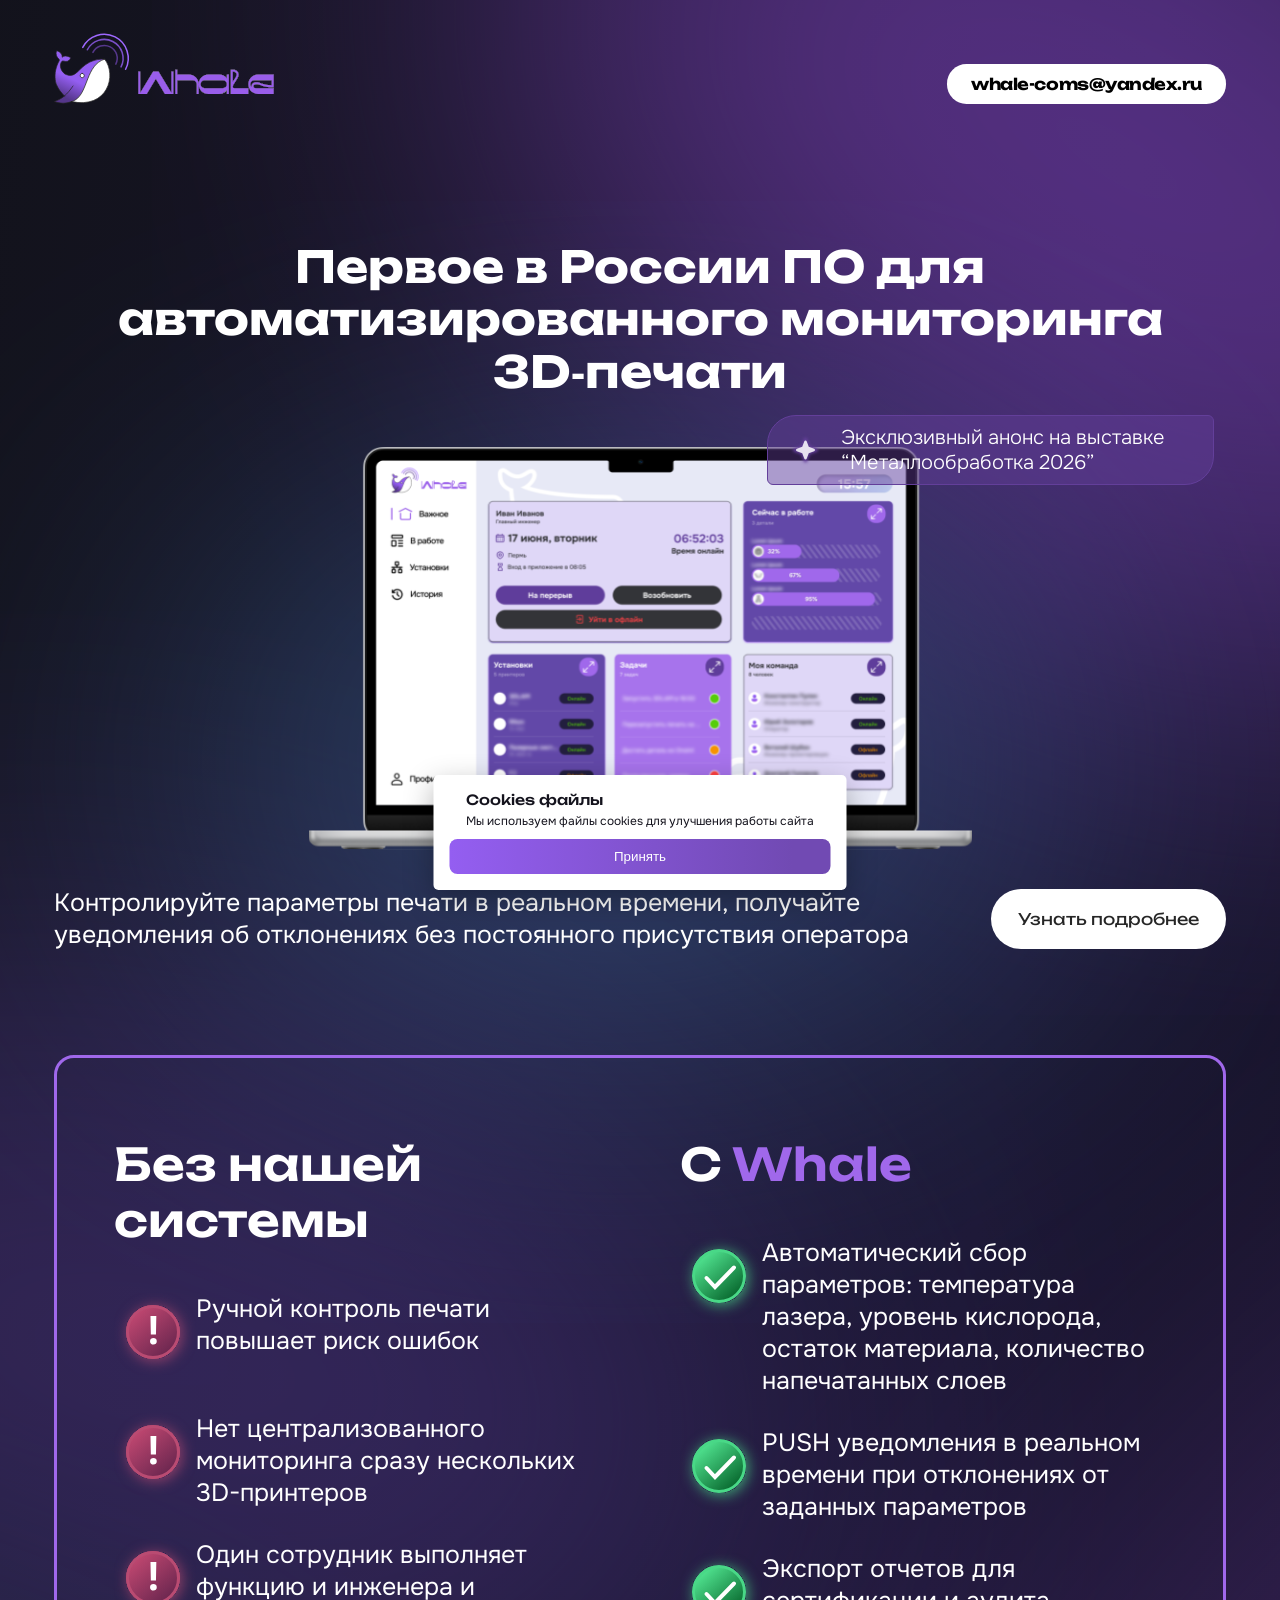
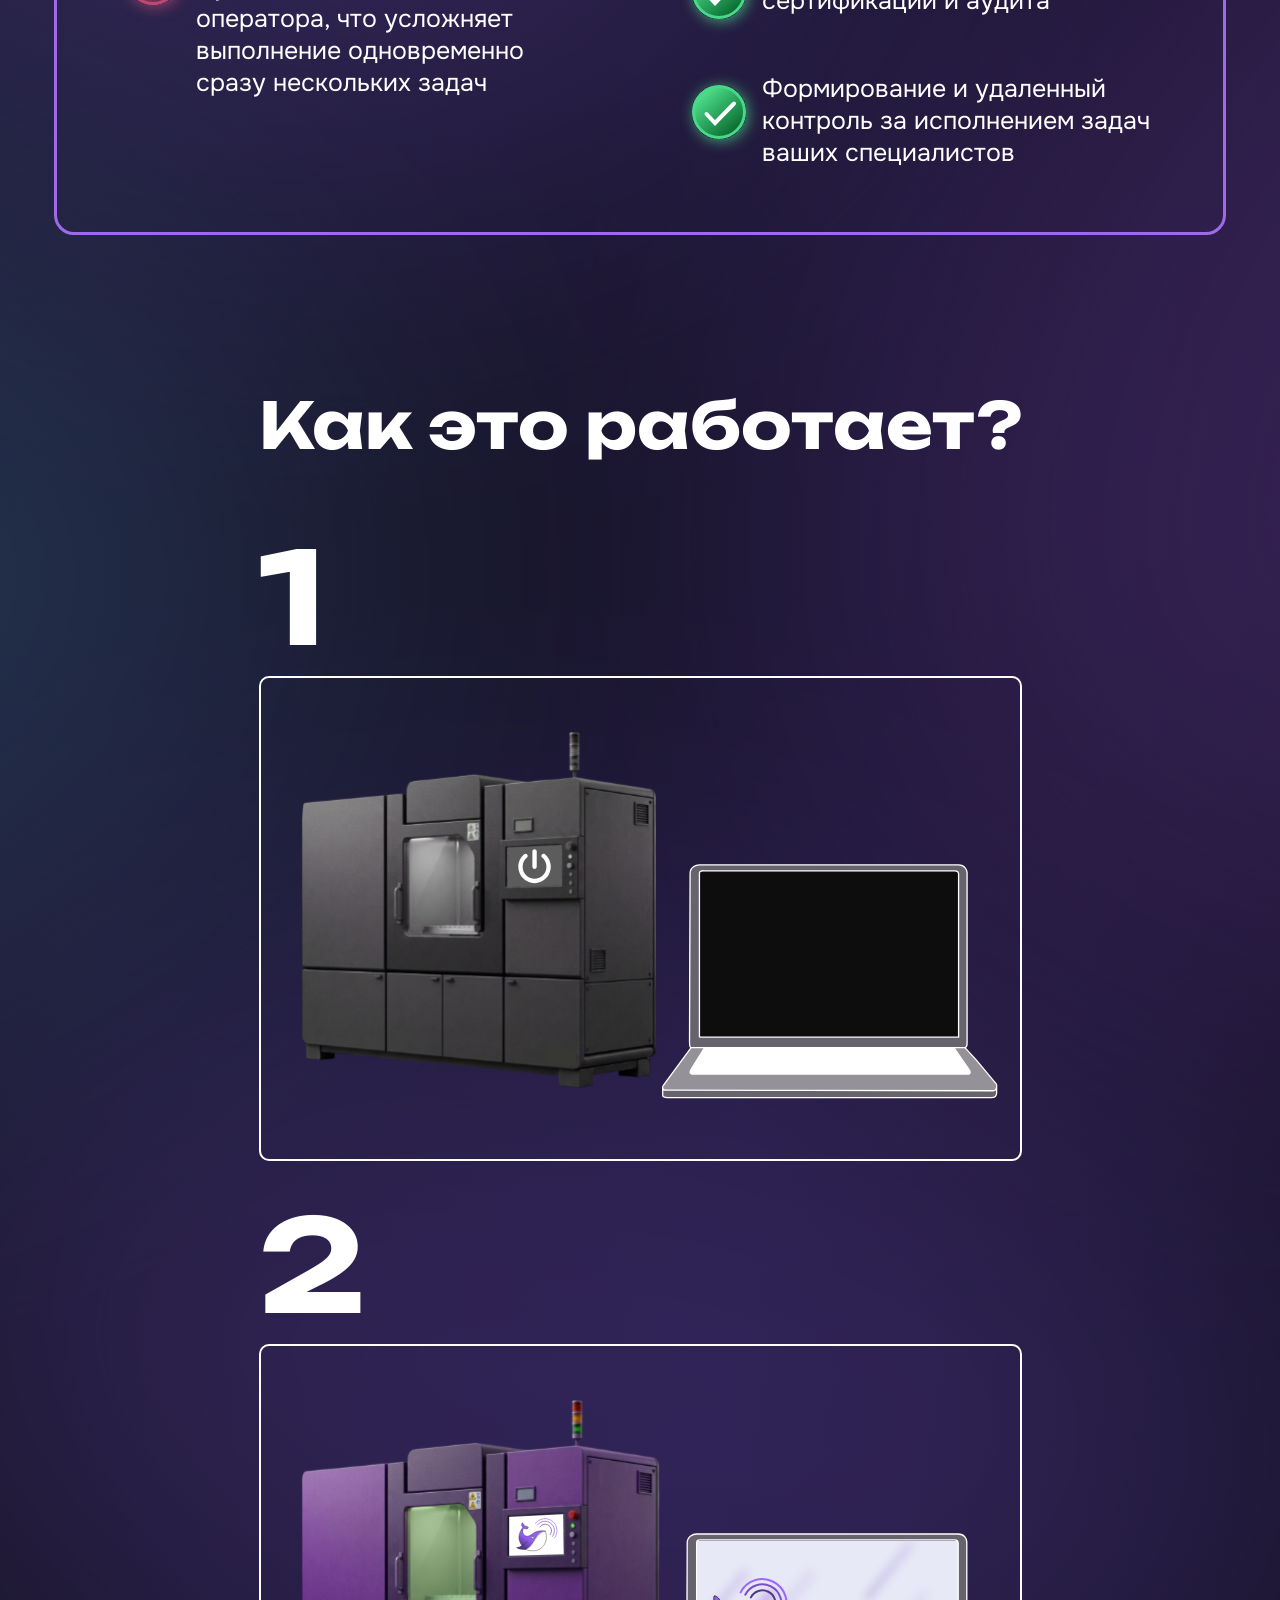
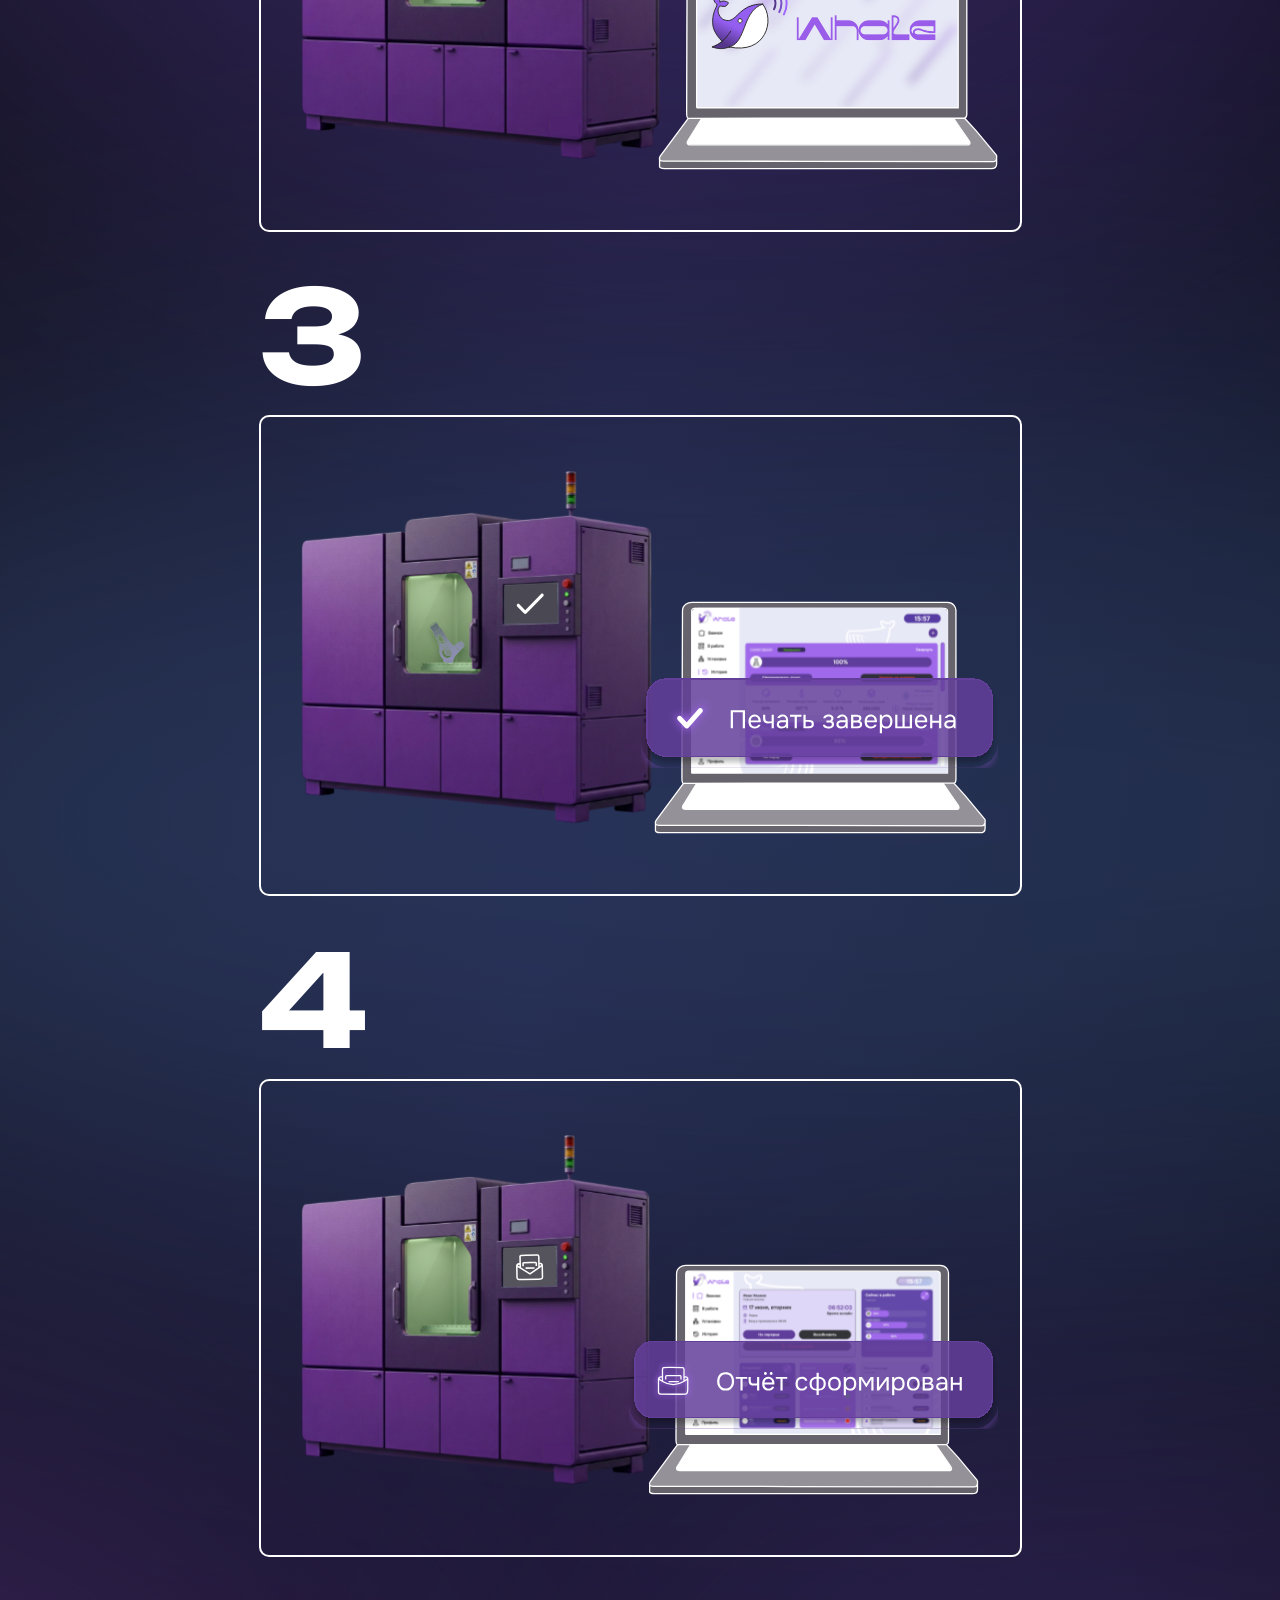
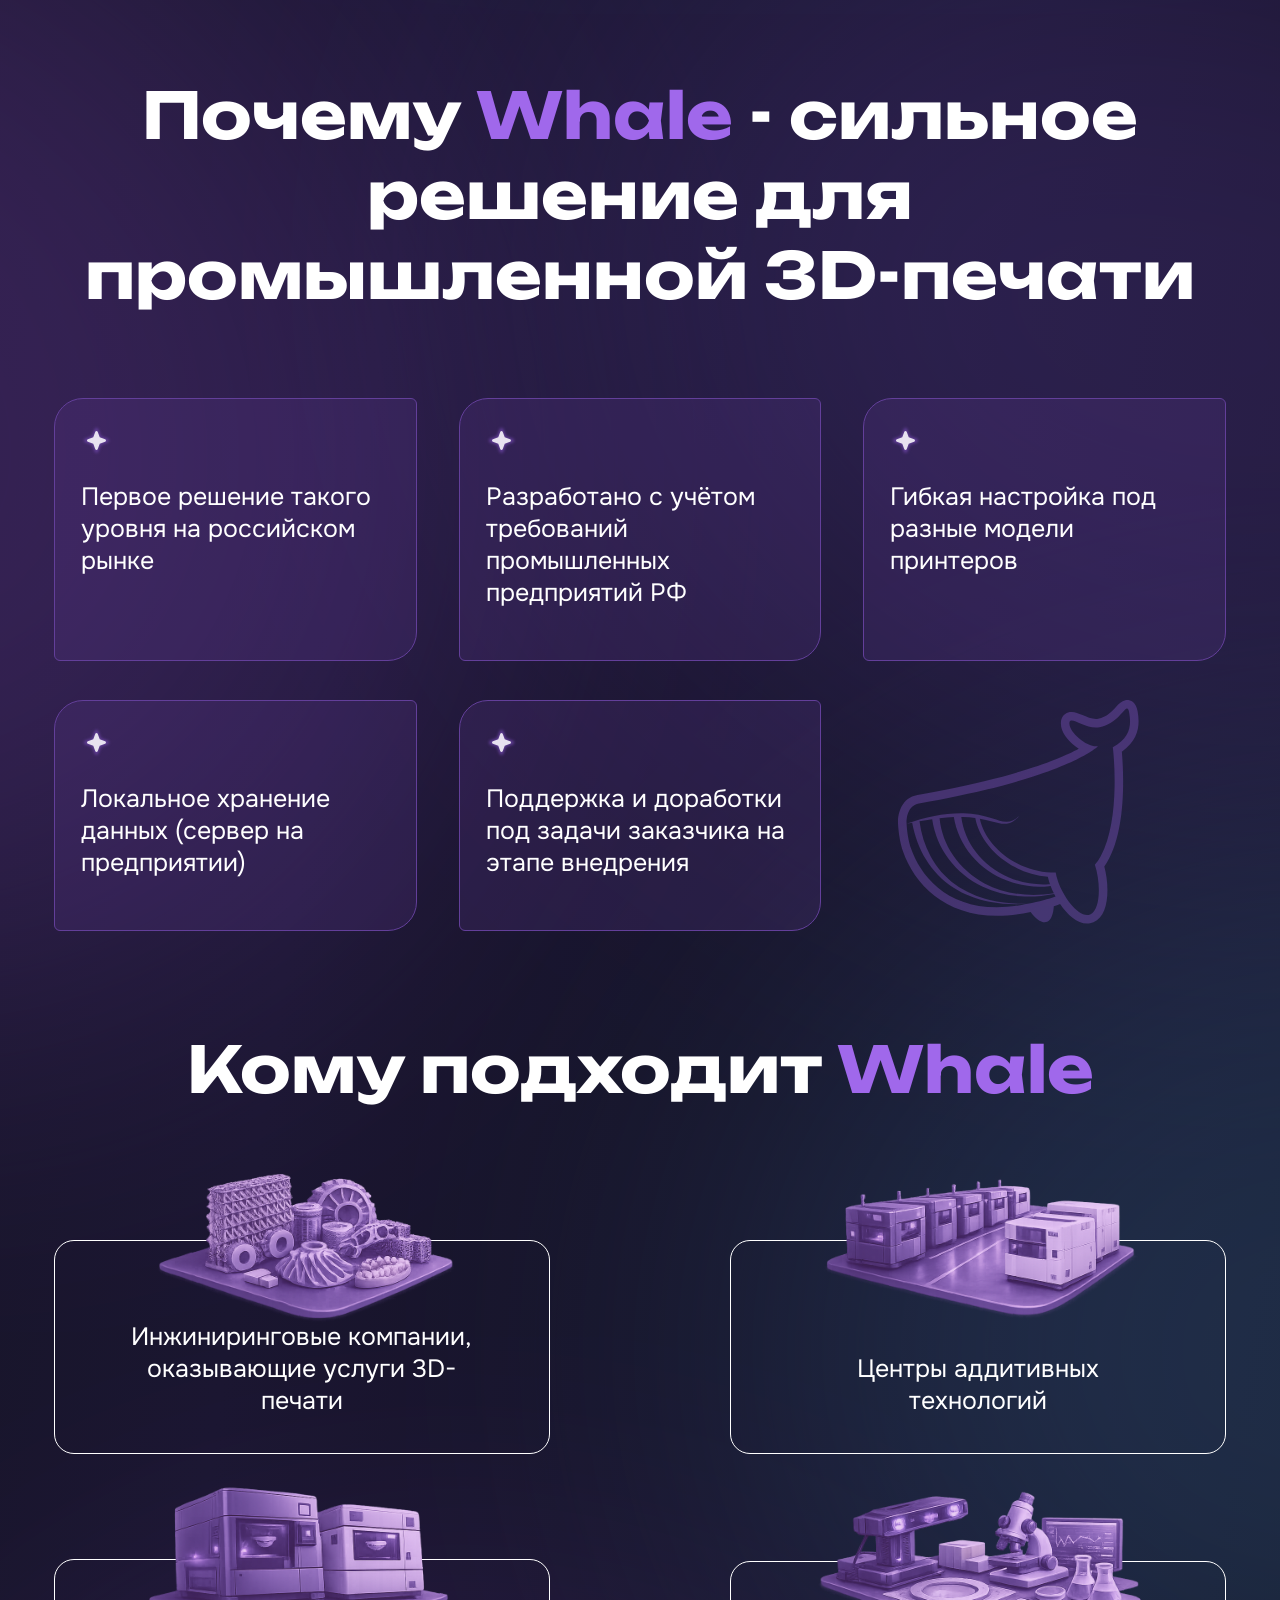
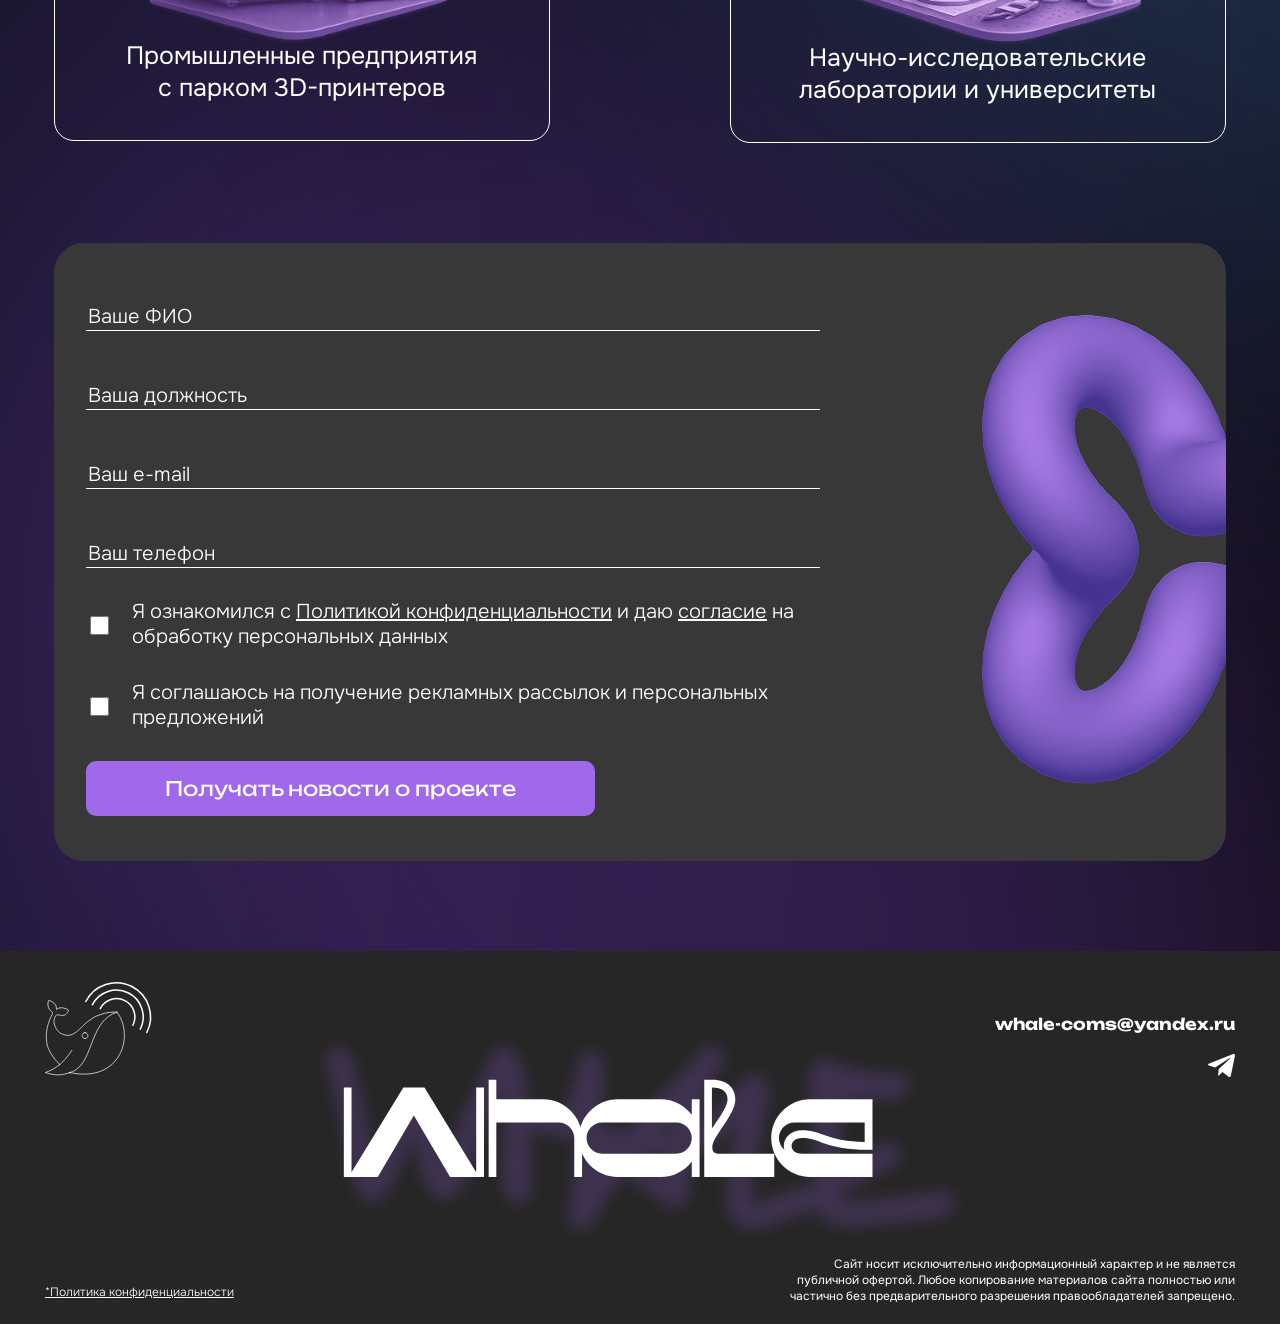
<file: index.html>
<!DOCTYPE html>
<html lang="en">
<head>
  <meta charset="UTF-8">
  <meta name="viewport" content="width=device-width, initial-scale=1.0">
  <meta name="description" content="Exported from Figma">
  <title>Whale</title>
  <link rel="stylesheet" href="/styles.css">
  <link rel="icon" href="assets/favicon.png" type="image/x-icon">

  <link rel="preconnect" href="https://fonts.googleapis.com">
  <link rel="preconnect" href="https://fonts.gstatic.com" crossorigin>
  <link href="https://fonts.googleapis.com/css2?family=Unbounded:wght@200..900&display=swap" rel="stylesheet">

  <link rel="preconnect" href="https://fonts.googleapis.com">
  <link rel="preconnect" href="https://fonts.gstatic.com" crossorigin>
  <link href="https://fonts.googleapis.com/css2?family=Onest:wght@100..900&family=Unbounded:wght@200..900&display=swap" rel="stylesheet">
</head>
<body>
  <section id="introduction">
    <div class="header">
      <img src="assets/full_logo.svg" alt="Whale">
      <h1 class="email">whale-coms@yandex.ru</h1>
    </div>
    <div id="main">
      <h1>Первое в России ПО для автоматизированного мониторинга 3D&#8209;печати</h1>
      <div class="exclusive">
        <img src="assets/star_small.svg">
        <p>Эксклюзивный анонс на выставке “Металлообработка 2026”</p>
      </div>
      <img src="assets/notebook.svg" alt="Notebook">
      <div class="buttons">
        <p>Контролируйте параметры печати в реальном времени, получайте уведомления об отклонениях без постоянного присутствия оператора</p>
        <button class="special-offer" onclick="window.location.href = `#form`">Узнать подробнее</button>
      </div>
    </div>
  </section>

  <section id="comparison">
    <div> 
      <div class="minuses">
        <p>Без нашей системы</p>
        <ul class="minuses">
          <li>Ручной контроль печати повышает риск ошибок</li>
          <li>Нет централизованного мониторинга сразу нескольких 3D-принтеров</li>
          <li>Один сотрудник выполняет функцию и инженера и оператора, что усложняет выполнение одновременно сразу нескольких задач</li>
        </ul>
      </div>
      <div class="pluses">
        <p>C <span style="color: #A068EB;">Whale</span></p>
        <ul class="pluses">
          <li>Автоматический сбор параметров: температура лазера, уровень кислорода, остаток материала, количество напечатанных слоев</li>
          <li>PUSH уведомления в реальном времени при отклонениях от заданных параметров</li>
          <li>Экспорт отчетов для сертификации и аудита</li>
          <li>Формирование и удаленный контроль за исполнением задач ваших специалистов</li>
        </ul>
      </div>
    </div>
  </section>

  <section id="how-it-works">
    <h1>Как это работает?</h1>
    <div class="steps">
      <div class="step"> 
        <p>1</p>
        <img src="assets/step1.svg" alt="Step 1" class="step-img" id="step1">
      </div>
      <div class="step"> 
        <p>2</p>
        <img src="assets/step2.svg" alt="Step 2" class="step-img" id="step2">
      </div>
      <div class="step"> 
        <p>3</p>
        <img src="assets/step3.svg" alt="Step 3" class="step-img" id="step3">
      </div>
      <div class="step"> 
        <p>4</p>
        <img src="assets/step4.svg" alt="Step 4" class="step-img" id="step4">
      </div>
    </div>
  </section>

  <section id="our-pluses">
    <h1>Почему <span style="color: #A068EB;">Whale</span> - сильное решение для промышленной 3D-печати</h1>
    <div id="cards">
      <div class="card">
        <img src="assets/star.svg">
        <p>Первое решение такого уровня на российском рынке</p>
      </div>
      <div class="card">
        <img src="assets/star.svg">
        <p>Разработано с учётом требований промышленных предприятий РФ</p>
      </div>
      <div class="card">
        <img src="assets/star.svg">
        <p>Гибкая настройка под разные модели принтеров</p>
      </div>
      <div class="card">
        <img src="assets/star.svg">
        <p>Локальное хранение данных (сервер на предприятии)</p>
      </div>
      <div class="card">
        <img src="assets/star.svg">
        <p>Поддержка и доработки под задачи заказчика на этапе внедрения</p>
      </div>
      <div class="card_whale">
        <img src="assets/card_whale.svg">
      </div>
    </div>
  </section>

  <section id="our-users">
    <h1>Кому подходит <span style="color: #A068EB;">Whale</span></h1>
    <div id="users"> 
      <div class="user">
        <img src="assets/engineers.svg" alt="Engineering companies">
        <p>Инжиниринговые компании, оказывающие услуги 3D-печати</p>
      </div>
      <div class="user" id="CAT">
        <img src="assets/CAT.svg" alt="Center of additive technologies">
        <p>Центры аддитивных технологий</p>
      </div>
      <div class="user">
        <img src="assets/industrial.svg" alt="Industrial companies">
        <p>Промышленные предприятия с&nbsp;парком 3D-принтеров</p>
      </div>
      <div class="user">
        <img src="assets/science.svg" alt="Science companies">
        <p>Научно-исследовательские лаборатории и университеты</p>
      </div>
    </div>
  </section>
  <section id="form">
    <form action="send_mail.php" method="POST">
      <input type="text" name="name" placeholder="Ваше ФИО" required>
      <input type="text" name="position" placeholder="Ваша должность" required>
      <input type="email" name="email" placeholder="Ваш e-mail" pattern="^[^@\s]+@[^@\s]+\.[^@\s]+$" required>
      <input type="tel" name="phone" placeholder="Ваш телефон" required>
      <div class="consent-wrapper">
        <input type="checkbox" id="consent1" name="consent" required>
        <label for="consent1">Я ознакомился с <a  style="color: white;" href="/privacy">Политикой конфиденциальности</a> и даю <a  style="color: white;" href="/agreement">согласие</a> на обработку персональных данных</label>
      </div>
      <div class="consent-wrapper">
        <input type="checkbox" id="consent2" name="consent">
        <label for="consent2">Я соглашаюсь на получение рекламных рассылок и персональных предложений</label>
      </div>
      <button type="submit" class="submit">Получать новости о проекте</button>
    </form>
    <img src="assets/form_img.png" alt="Form image">
  </section>
  <div id="popup" class="popup hidden">
    <div class="popup-content">
      <h2>Форма отправлена</h2>
      <p>Спасибо за обращение, с Вами свяжутся в ближайшее время</p>
      <button onclick="closePopup()">Вернуться на сайт</button>
    </div>
  </div>
  <div id="cookie-popup" class="cookie-popup hidden">
  <div class="cookie-content">
    <div>
      <h2>Cookies файлы</h2>
      <p>Мы используем файлы cookies для улучшения работы сайта</p>
    </div>
    <button id="accept-cookies">Принять</button>
  </div>
</div>
</body>
<footer>
  <img src="assets/logo.svg" alt="Logo">
  <div id="contacts">
    <p>whale-coms@yandex.ru</p>
    <a href="https://t.me/Whale_coms_bot"><img src="assets/tg_logo.svg" alt="Telegramm"></a>
  </div>
  <a id="privacy" style="color: white;" href="/privacy">*Политика конфиденциальности</a>
  <p>Сайт носит исключительно информационный характер и не является публичной офертой. Любое копирование материалов сайта полностью или частично без предварительного разрешения правообладателей запрещено.</p>
</footer>
<!-- Yandex.Metrika counter -->
<script type="text/javascript">
    (function(m,e,t,r,i,k,a){
        m[i]=m[i]||function(){(m[i].a=m[i].a||[]).push(arguments)};
        m[i].l=1*new Date();
        for (var j = 0; j < document.scripts.length; j++) {if (document.scripts[j].src === r) { return; }}
        k=e.createElement(t),a=e.getElementsByTagName(t)[0],k.async=1,k.src=r,a.parentNode.insertBefore(k,a)
    })(window, document,'script','https://mc.yandex.ru/metrika/tag.js?id=109029605', 'ym');

    ym(109029605, 'init', {ssr:true, webvisor:true, clickmap:true, ecommerce:"dataLayer", referrer: document.referrer, url: location.href, accurateTrackBounce:true, trackLinks:true});
</script>
<noscript><div><img src="https://mc.yandex.ru/watch/109029605" style="position:absolute; left:-9999px;" alt="" /></div></noscript>
<!-- /Yandex.Metrika counter -->
 <script>
  const phoneInput = document.querySelector('input[name="phone"]');

  phoneInput.addEventListener('input', onPhoneInput);
  phoneInput.addEventListener('keydown', onPhoneKeyDown);

  function getDigits(value) {
    return value.replace(/\D/g, '');
  }

  function formatPhone(digits) {
    let result = '+7';

    if (digits.length > 1) result += ' (' + digits.slice(1, 4);
    if (digits.length >= 4) result += ') ' + digits.slice(4, 7);
    if (digits.length >= 7) result += '-' + digits.slice(7, 9);
    if (digits.length >= 9) result += '-' + digits.slice(9, 11);

    return result;
  }

  function onPhoneInput(e) {
    let digits = getDigits(phoneInput.value);

    if (!digits.startsWith('7')) {
      digits = '7' + digits;
    }

    digits = digits.slice(0, 11);

    const formatted = formatPhone(digits);
    phoneInput.value = formatted;
  }

  function onPhoneKeyDown(e) {
    // даём нормально работать Backspace
    if (e.key === 'Backspace') {
      let digits = getDigits(phoneInput.value);

      if (digits.length <= 1) {
        phoneInput.value = '';
        return;
      }

      digits = digits.slice(0, -1);
      phoneInput.value = formatPhone(digits);

      e.preventDefault(); // предотвращаем стандартное удаление
    }
  }
</script>
<script>
  function closePopup() {
    document.getElementById('popup').classList.add('hidden');
  }

  const params = new URLSearchParams(window.location.search);

  if (params.get('success') === '1') {
    document.getElementById('popup').classList.remove('hidden');
  }
</script>
<script>
  const cookiePopup = document.getElementById('cookie-popup');
  const acceptBtn = document.getElementById('accept-cookies');
  if (!localStorage.getItem('cookiesAccepted')) {
    cookiePopup.classList.remove('hidden');
  }

  acceptBtn.addEventListener('click', function () {
    localStorage.setItem('cookiesAccepted', 'true');
    cookiePopup.classList.add('hidden');
  });
</script>
</html>
</file>
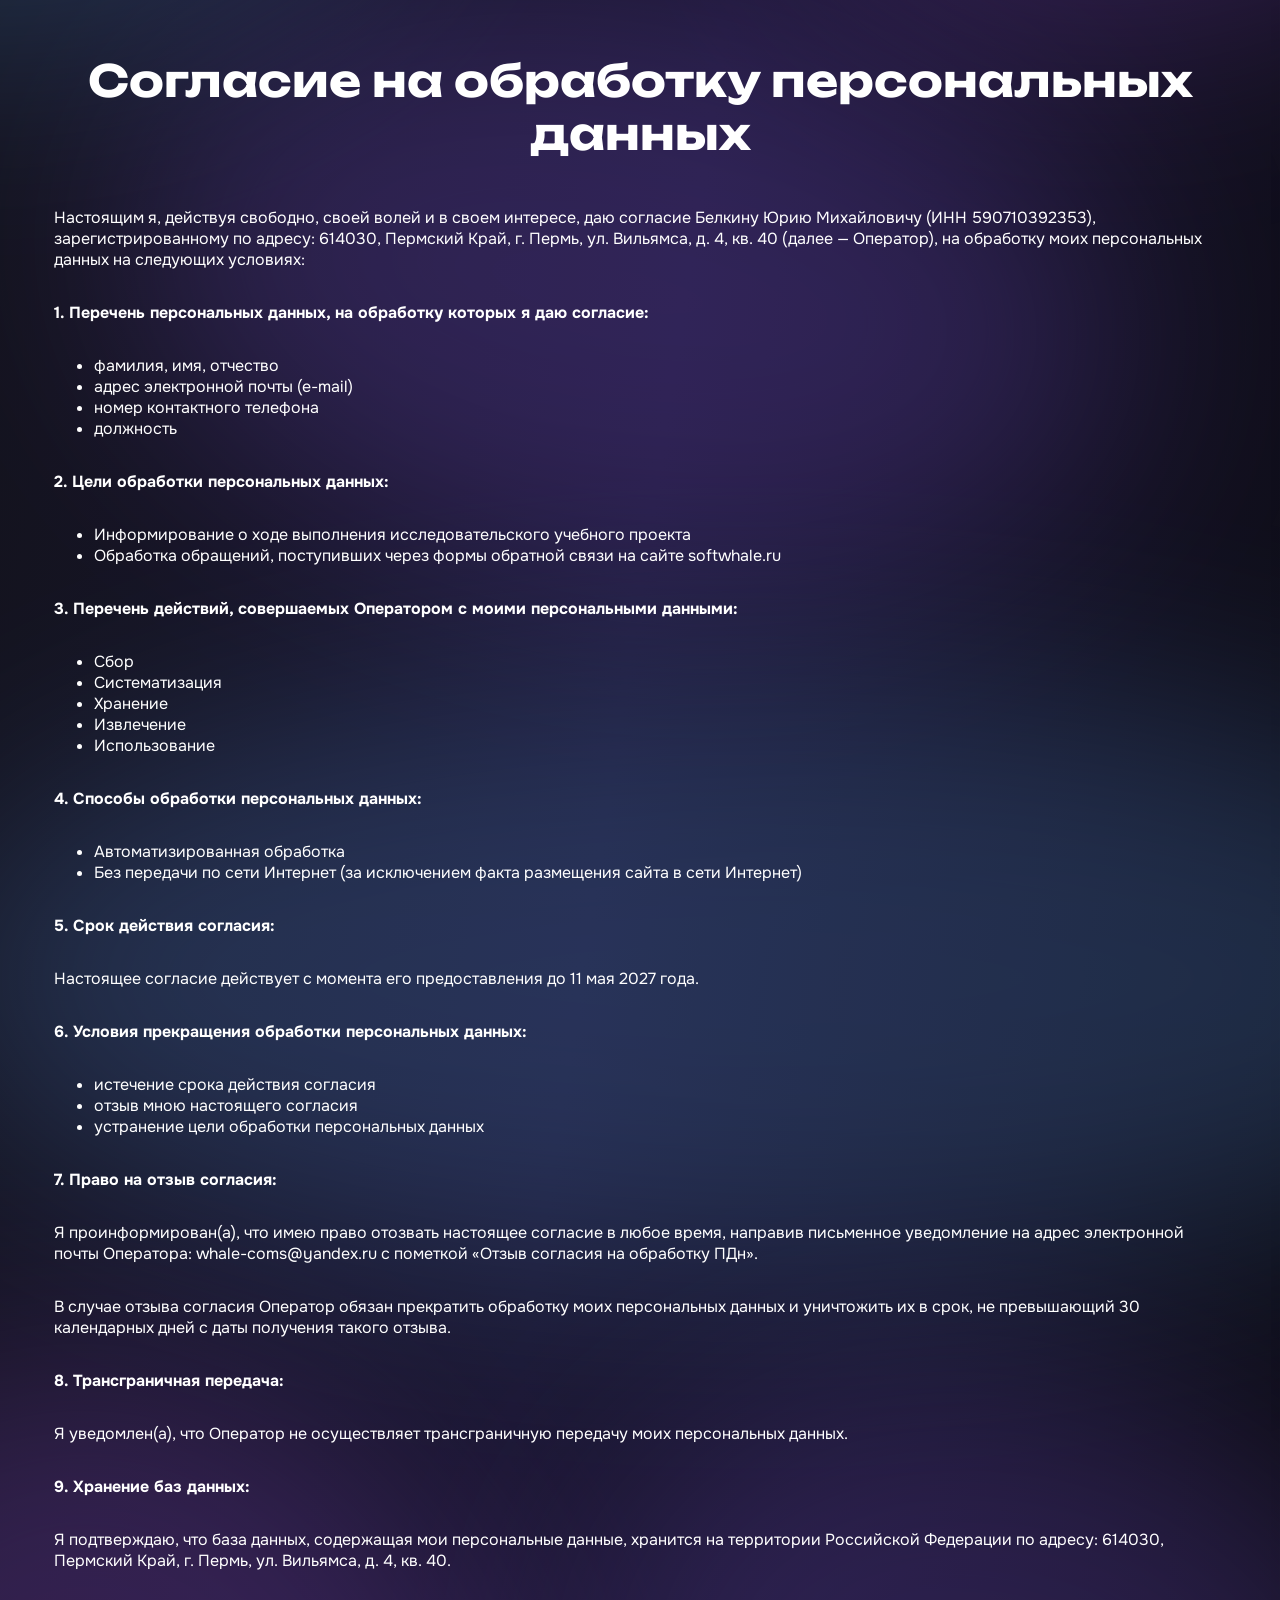
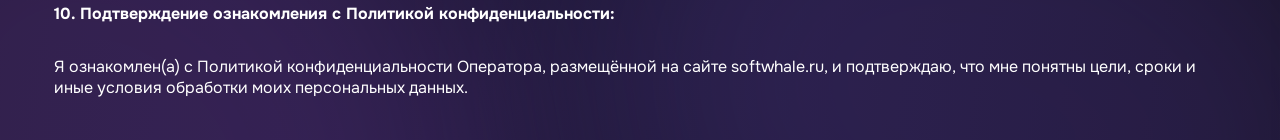
<file: agreement.html>
<!DOCTYPE html>
<html lang="en">
<head>
  <meta charset="UTF-8">
  <meta name="viewport" content="width=device-width, initial-scale=1.0">
  <meta name="description" content="Согласие на обработку персональных данных">
  <title>Согласие на обработку персональных данных</title>
  <link rel="icon" href="assets/favicon.png" type="image/x-icon">
  <link rel="stylesheet" href="/policy_and_agreement_styles.css">

  <link rel="preconnect" href="https://fonts.googleapis.com">
  <link rel="preconnect" href="https://fonts.gstatic.com" crossorigin>
  <link href="https://fonts.googleapis.com/css2?family=Unbounded:wght@200..900&display=swap" rel="stylesheet">

  <link rel="preconnect" href="https://fonts.googleapis.com">
  <link rel="preconnect" href="https://fonts.gstatic.com" crossorigin>
  <link href="https://fonts.googleapis.com/css2?family=Onest:wght@100..900&family=Unbounded:wght@200..900&display=swap" rel="stylesheet">
</head>
<body>
  <h1>Согласие на обработку персональных данных</h1>

  <p>
    Настоящим я, действуя свободно, своей волей и в своем интересе, даю согласие Белкину Юрию Михайловичу (ИНН 590710392353), зарегистрированному по адресу: 614030, Пермский Край, г. Пермь, ул. Вильямса, д. 4, кв. 40 (далее — Оператор), на обработку моих персональных данных на следующих условиях:
  </p>

  <p><strong>1. Перечень персональных данных, на обработку которых я даю согласие:</strong></p>
  <ul>
    <li>фамилия, имя, отчество</li>
    <li>адрес электронной почты (e-mail)</li>
    <li>номер контактного телефона</li>
    <li>должность</li>
  </ul>

  <p><strong>2. Цели обработки персональных данных:</strong></p>
  <ul>
    <li>Информирование о ходе выполнения исследовательского учебного проекта</li>
    <li>Обработка обращений, поступивших через формы обратной связи на сайте softwhale.ru</li>
  </ul>

  <p><strong>3. Перечень действий, совершаемых Оператором с моими персональными данными:</strong></p>
  <ul>
    <li>Сбор</li>
    <li>Систематизация</li>
    <li>Хранение</li>
    <li>Извлечение</li>
    <li>Использование</li>
  </ul>

  <p><strong>4. Способы обработки персональных данных:</strong></p>
  <ul>
    <li>Автоматизированная обработка</li>
    <li>Без передачи по сети Интернет (за исключением факта размещения сайта в сети Интернет)</li>
  </ul>

  <p><strong>5. Срок действия согласия:</strong></p>
  <p>
    Настоящее согласие действует с момента его предоставления до 11 мая 2027 года.
  </p>

  <p><strong>6. Условия прекращения обработки персональных данных:</strong></p>
  <ul>
    <li>истечение срока действия согласия</li>
    <li>отзыв мною настоящего согласия</li>
    <li>устранение цели обработки персональных данных</li>
  </ul>

  <p><strong>7. Право на отзыв согласия:</strong></p>
  <p>
    Я проинформирован(а), что имею право отозвать настоящее согласие в любое время, направив письменное уведомление на адрес электронной почты Оператора: whale-coms@yandex.ru с пометкой «Отзыв согласия на обработку ПДн».
  </p>

  <p>
    В случае отзыва согласия Оператор обязан прекратить обработку моих персональных данных и уничтожить их в срок, не превышающий 30 календарных дней с даты получения такого отзыва.
  </p>

  <p><strong>8. Трансграничная передача:</strong></p>
  <p>
    Я уведомлен(а), что Оператор не осуществляет трансграничную передачу моих персональных данных.
  </p>

  <p><strong>9. Хранение баз данных:</strong></p>
  <p>
    Я подтверждаю, что база данных, содержащая мои персональные данные, хранится на территории Российской Федерации по адресу: 614030, Пермский Край, г. Пермь, ул. Вильямса, д. 4, кв. 40.
  </p>

  <p><strong>10. Подтверждение ознакомления с Политикой конфиденциальности:</strong></p>
  <p>
    Я ознакомлен(а) с Политикой конфиденциальности Оператора, размещённой на сайте softwhale.ru, и подтверждаю, что мне понятны цели, сроки и иные условия обработки моих персональных данных.
  </p>

</body>
</html>
</file>
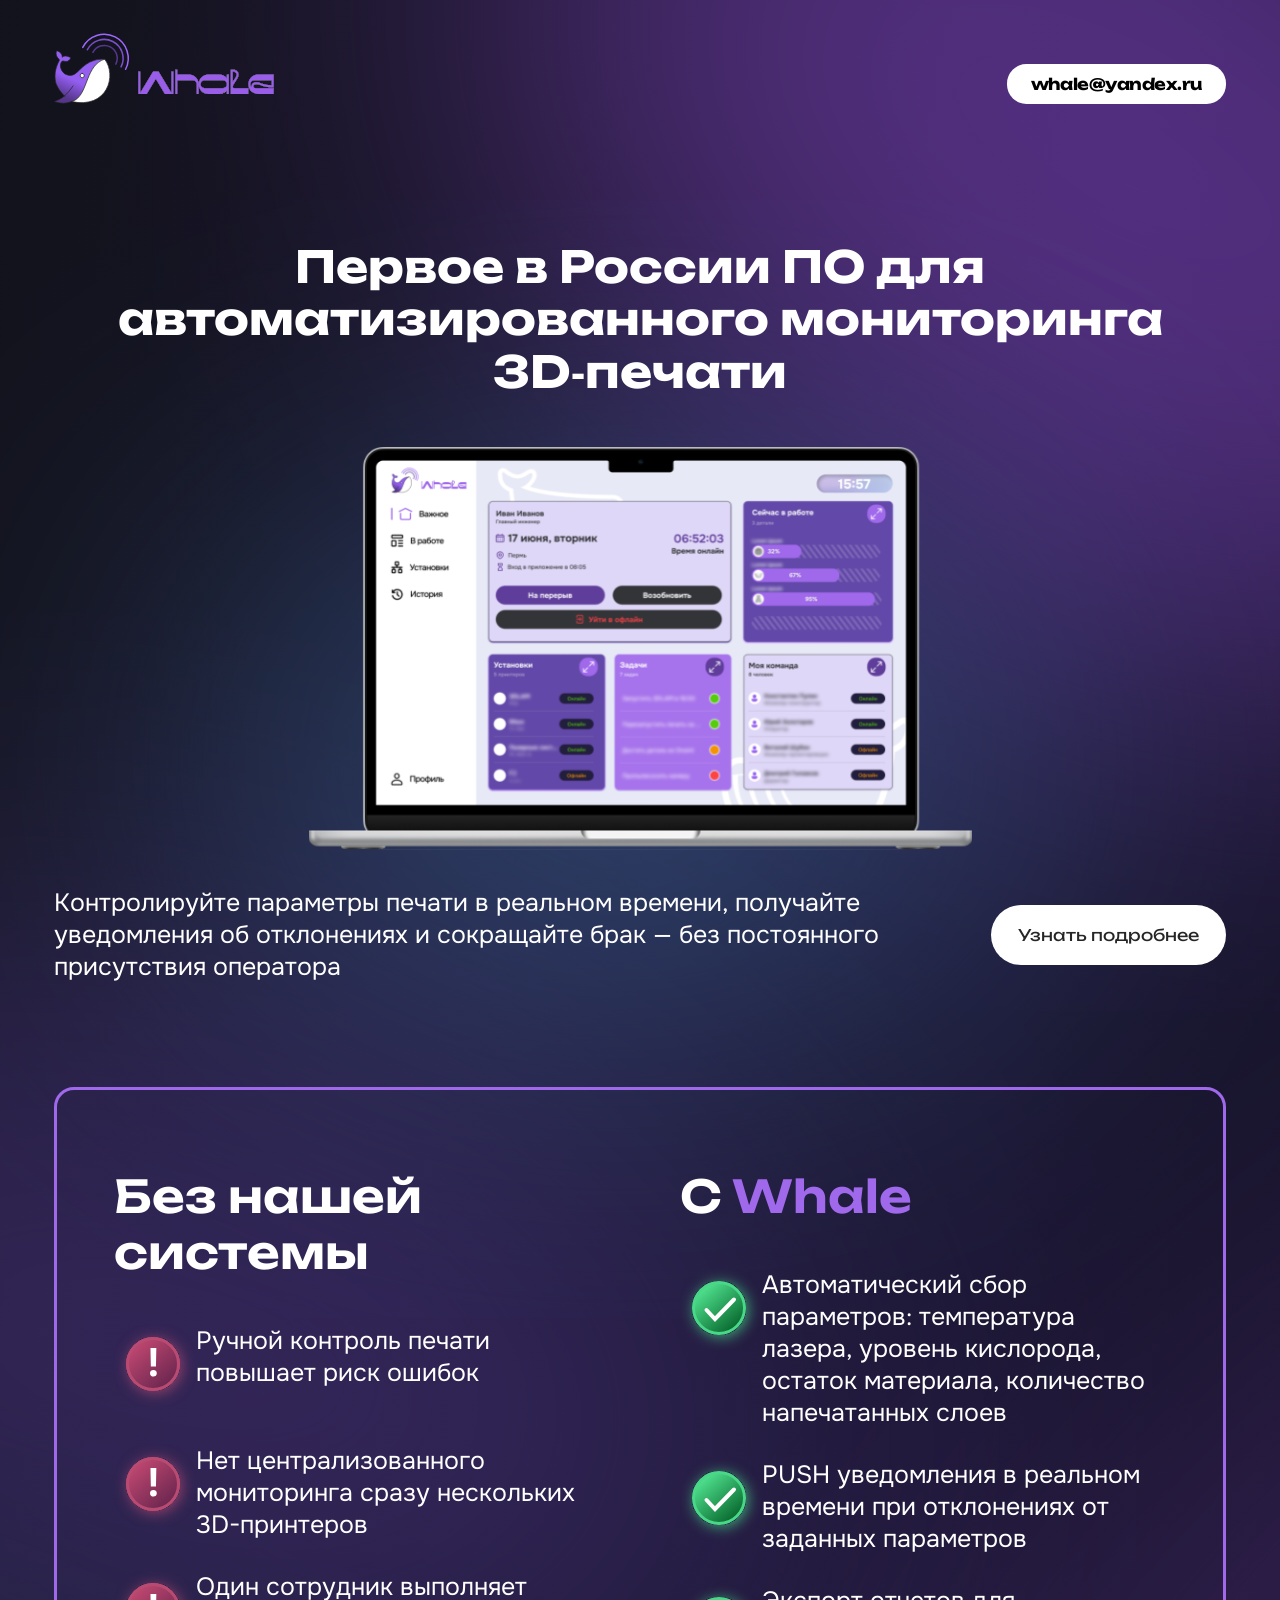
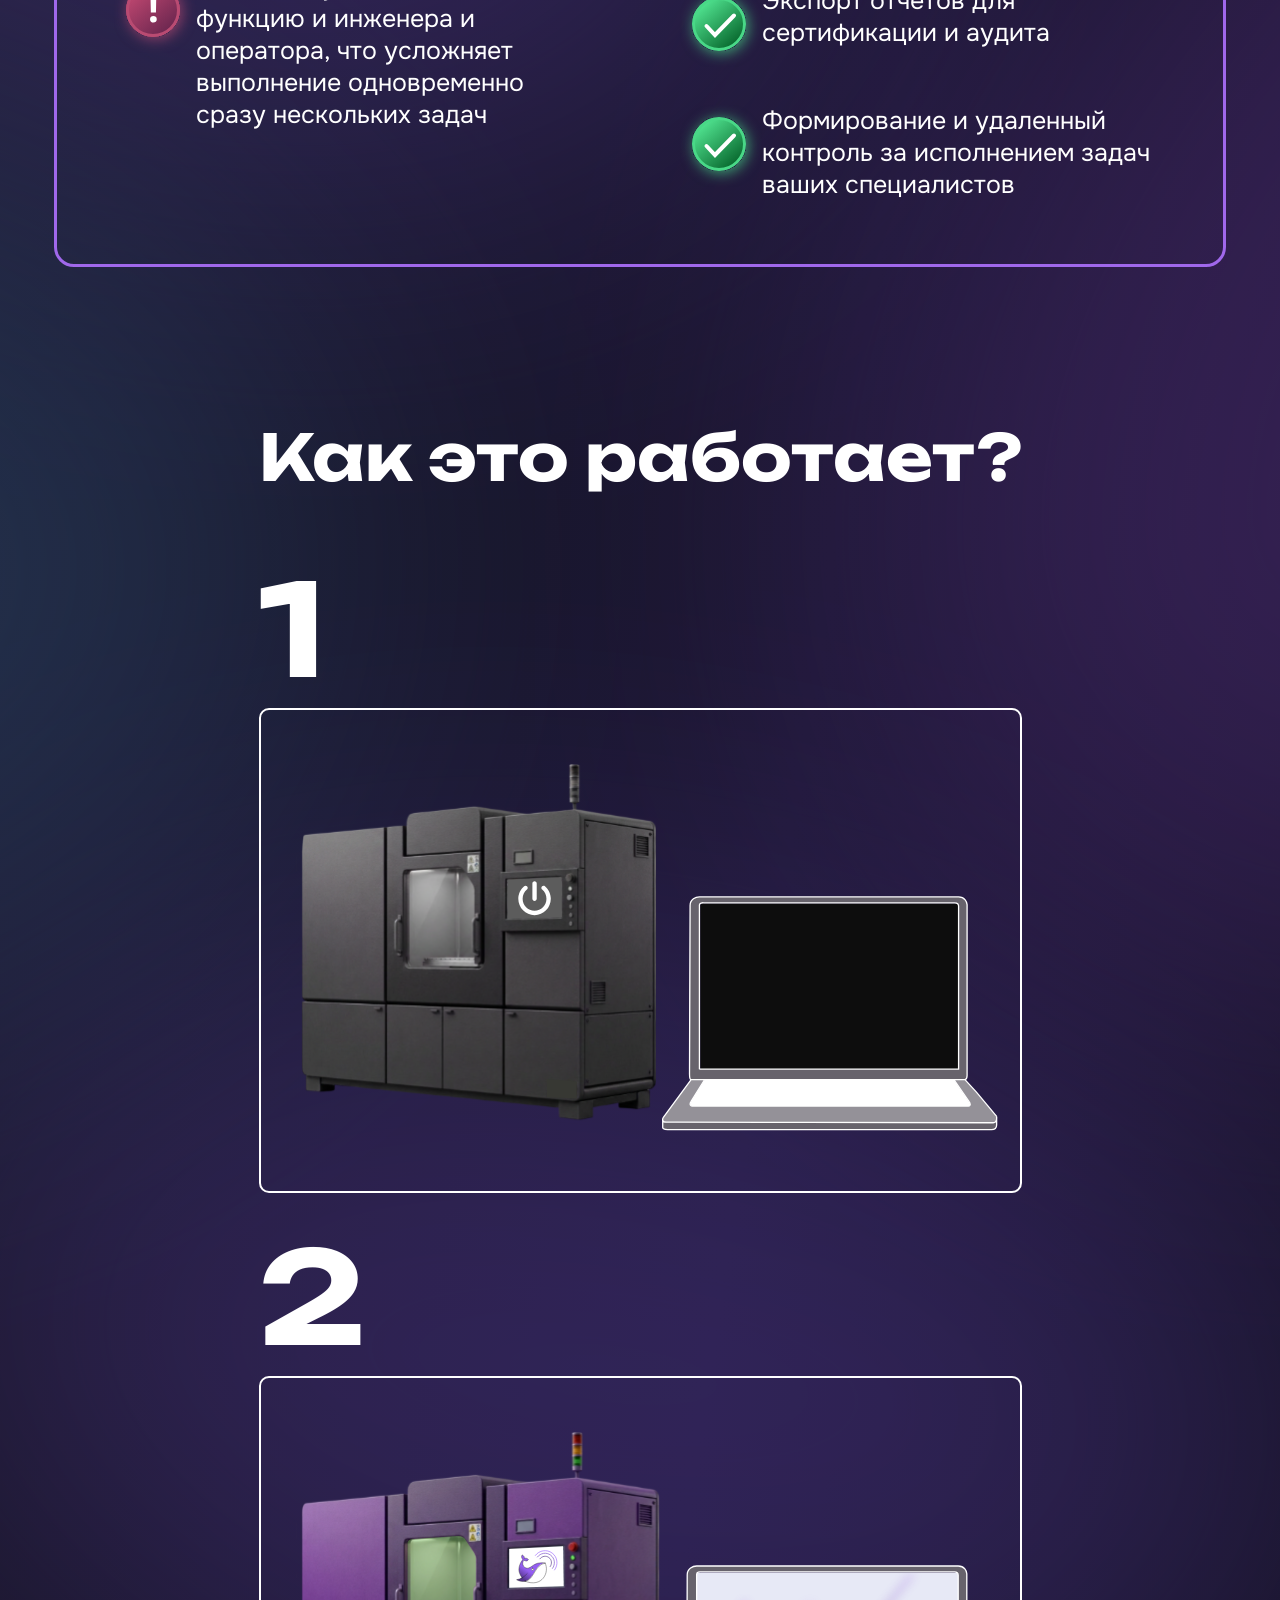
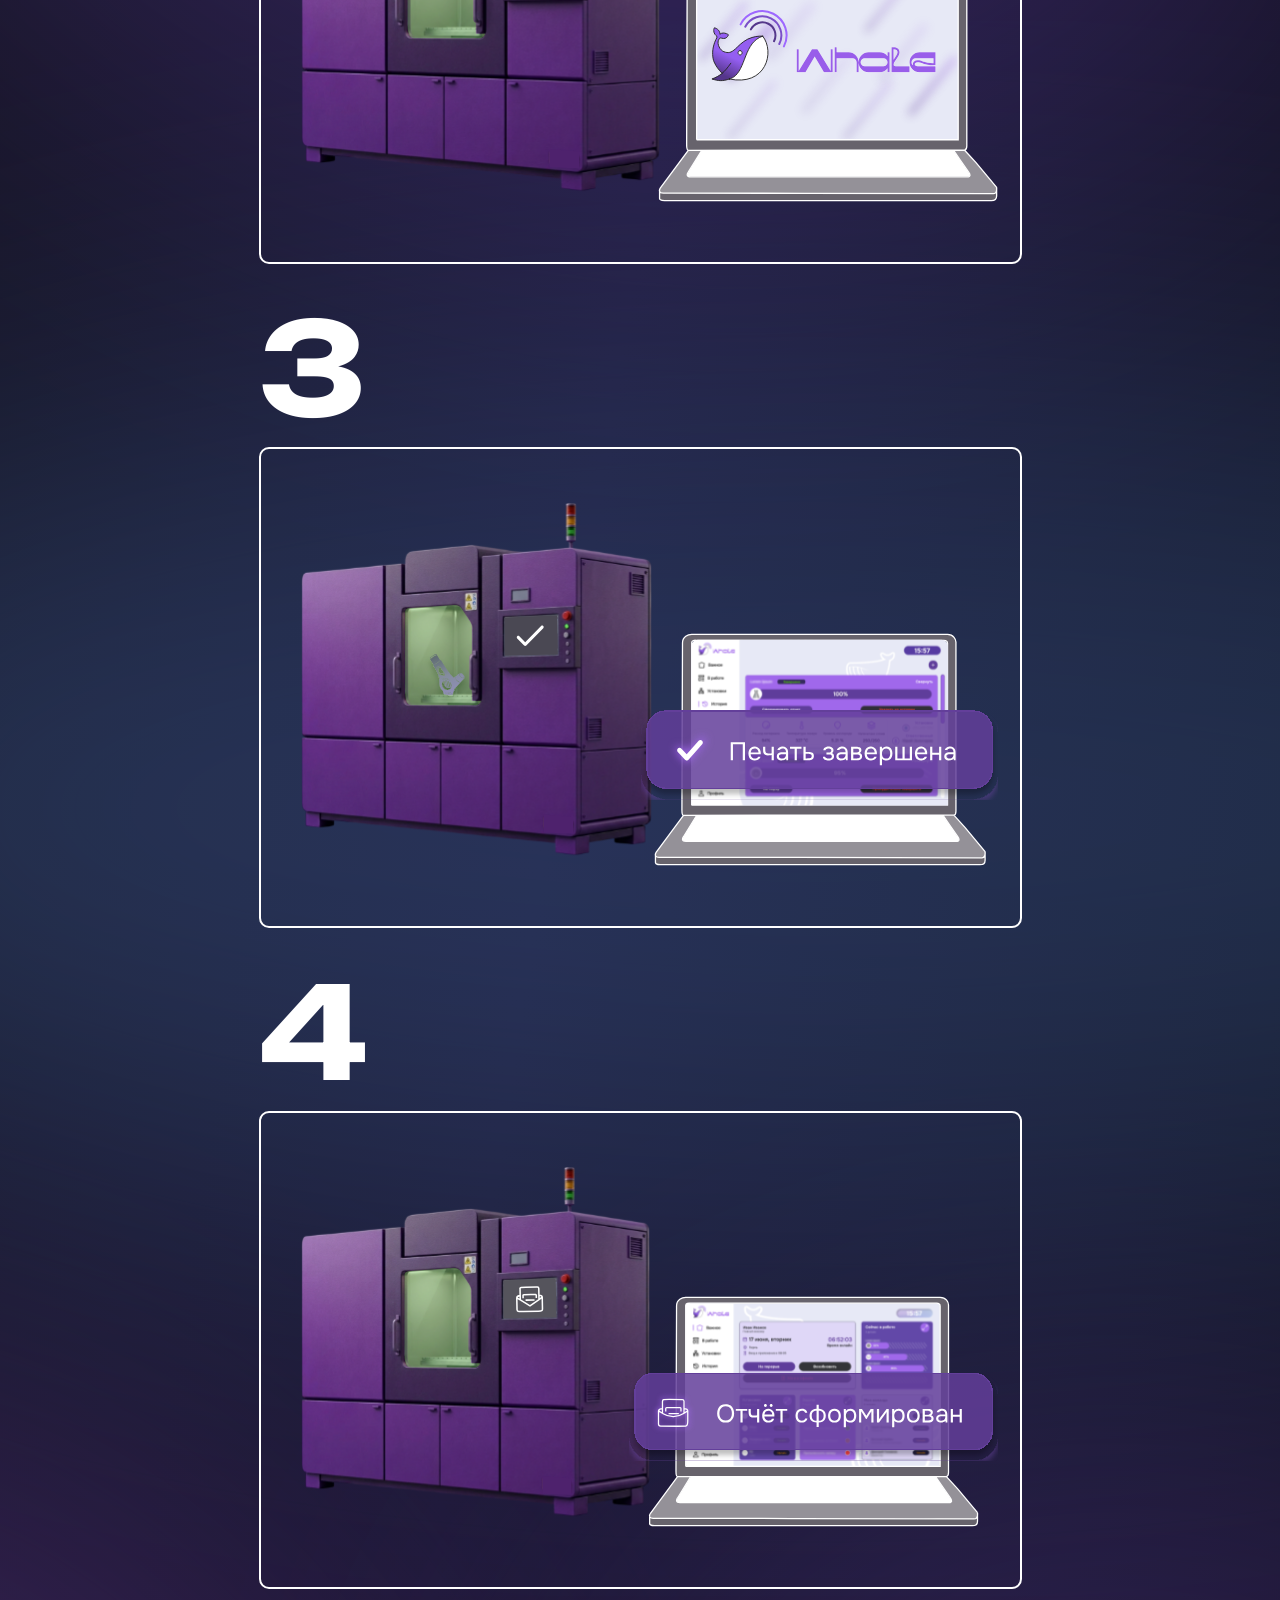
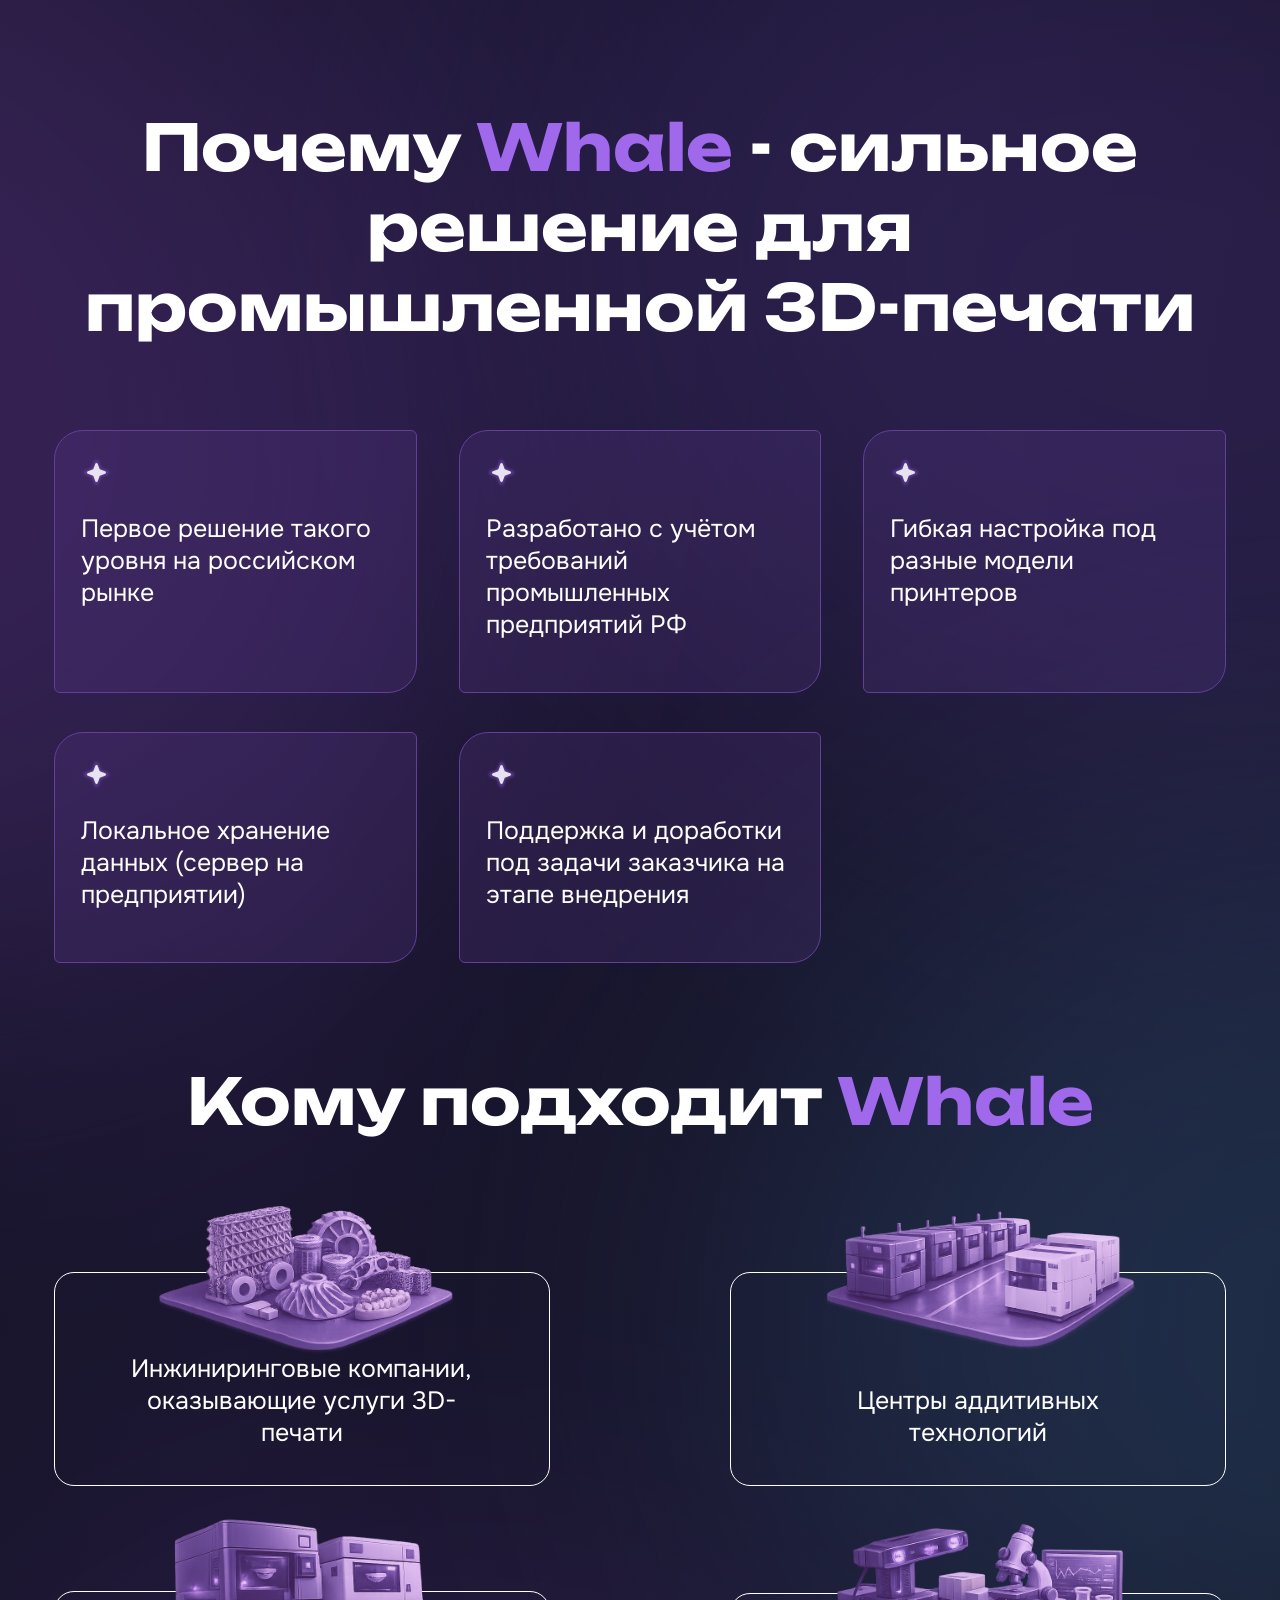
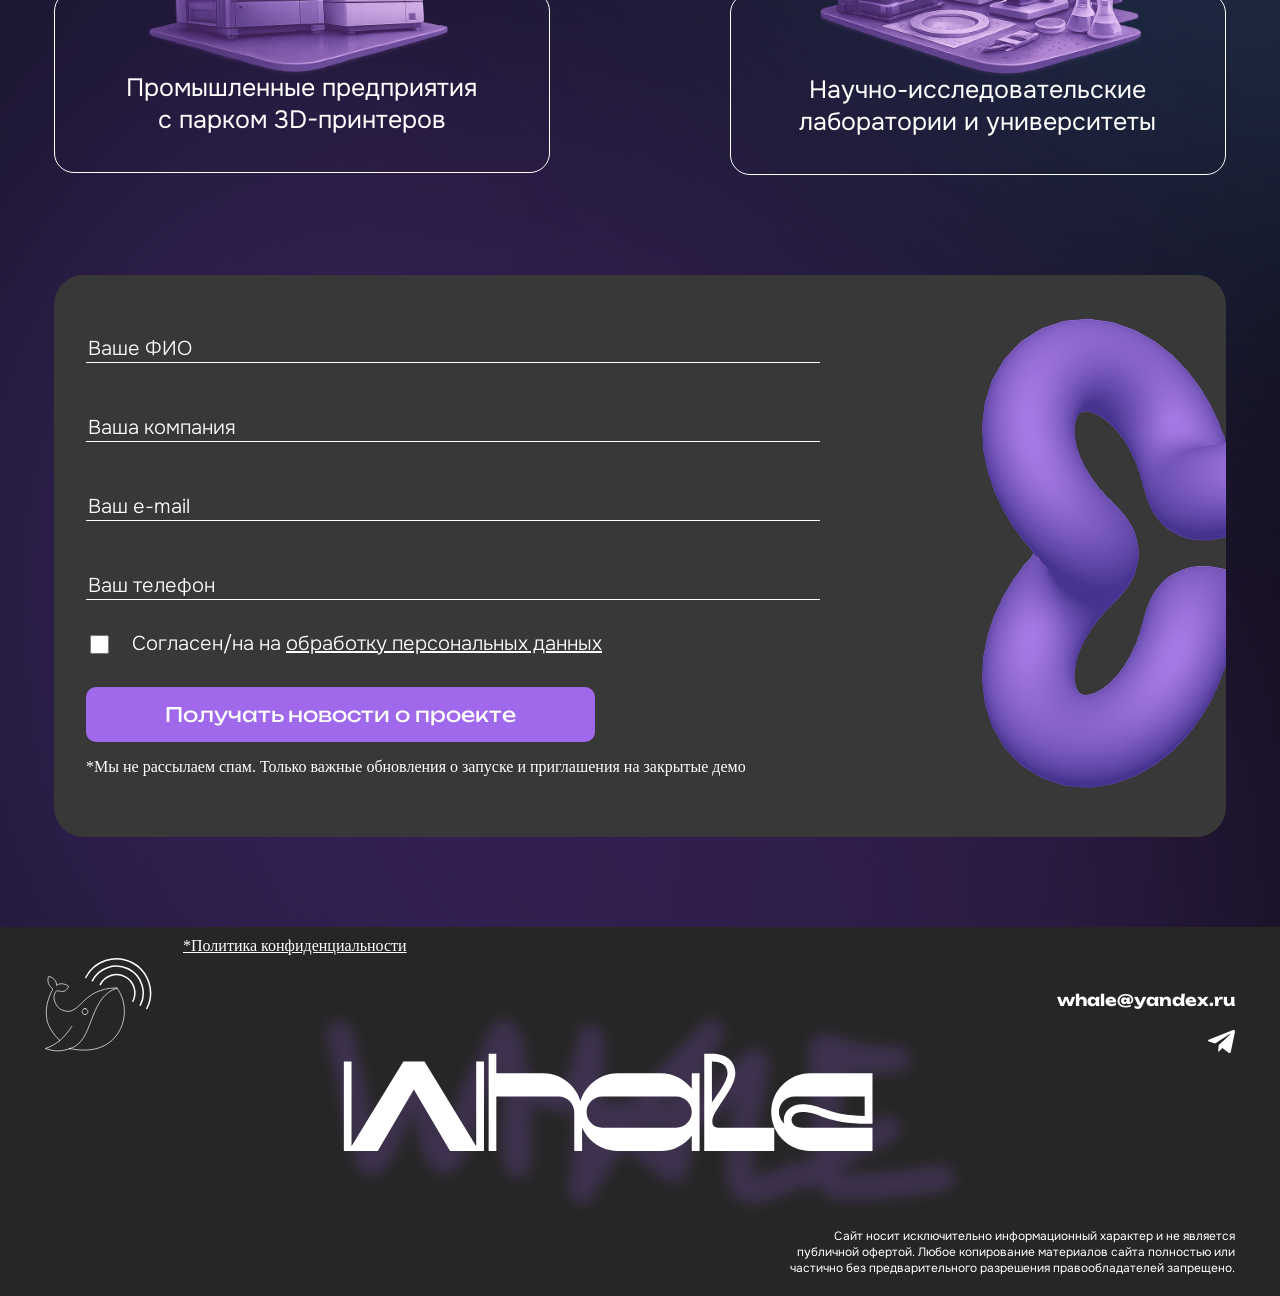
<file: main.html>
<!DOCTYPE html>
<html lang="en">
<head>
  <meta charset="UTF-8">
  <meta name="viewport" content="width=device-width, initial-scale=1.0">
  <meta name="description" content="Exported from Figma">
  <title>Whale</title>
  <link rel="stylesheet" href="/styles.css">
  <link rel="icon" href="assets/favicon.png" type="image/x-icon">

  <link rel="preconnect" href="https://fonts.googleapis.com">
  <link rel="preconnect" href="https://fonts.gstatic.com" crossorigin>
  <link href="https://fonts.googleapis.com/css2?family=Unbounded:wght@200..900&display=swap" rel="stylesheet">

  <link rel="preconnect" href="https://fonts.googleapis.com">
  <link rel="preconnect" href="https://fonts.gstatic.com" crossorigin>
  <link href="https://fonts.googleapis.com/css2?family=Onest:wght@100..900&family=Unbounded:wght@200..900&display=swap" rel="stylesheet">
</head>
<body>
  <section id="introduction">
    <div class="header">
      <img src="assets/full_logo.svg" alt="Whale">
      <h1 class="email">whale@yandex.ru</h1>
    </div>
    <div id="main">
      <h1>Первое в России ПО для автоматизированного мониторинга 3D&#8209;печати</h1>
      <img src="assets/notebook.svg" alt="Notebook">
      <div class="buttons">
        <p> Контролируйте параметры печати в реальном времени, получайте уведомления об отклонениях и сокращайте брак — без постоянного присутствия оператора</p>
        <button class="special-offer" onclick="window.location.href = `#form`">Узнать подробнее</button>
      </div>
    </div>
  </section>

  <section id="comparison">
    <div> 
      <div class="minuses">
        <p>Без нашей системы</p>
        <ul class="minuses">
          <li>Ручной контроль печати повышает риск ошибок</li>
          <li>Нет централизованного мониторинга сразу нескольких 3D-принтеров</li>
          <li>Один сотрудник выполняет функцию и инженера и оператора, что усложняет выполнение одновременно сразу нескольких задач</li>
        </ul>
      </div>
      <div class="pluses">
        <p>C <span style="color: #A068EB;">Whale</span></p>
        <ul class="pluses">
          <li>Автоматический сбор параметров: температура лазера, уровень кислорода, остаток материала, количество напечатанных слоев</li>
          <li>PUSH уведомления в реальном времени при отклонениях от заданных параметров</li>
          <li>Экспорт отчетов для сертификации и аудита</li>
          <li>Формирование и удаленный контроль за исполнением задач ваших специалистов</li>
        </ul>
      </div>
    </div>
  </section>

  <section id="how-it-works">
    <h1>Как это работает?</h1>
    <div class="steps">
      <div class="step"> 
        <p>1</p>
        <img src="assets/step1.svg" alt="Step 1" class="step-img">
      </div>
      <div class="step"> 
        <p>2</p>
        <img src="assets/step2.svg" alt="Step 2" class="step-img">
      </div>
      <div class="step"> 
        <p>3</p>
        <img src="assets/step3.svg" alt="Step 3" class="step-img">
      </div>
      <div class="step"> 
        <p>4</p>
        <img src="assets/step4.svg" alt="Step 4" class="step-img">
      </div>
    </div>
  </section>

  <section id="our-pluses">
    <h1>Почему <span style="color: #A068EB;">Whale</span> - сильное решение для промышленной 3D-печати</h1>
    <div id="cards">
      <div class="card">
        <img src="assets/star.svg">
        <p>Первое решение такого уровня на российском рынке</p>
      </div>
      <div class="card">
        <img src="assets/star.svg">
        <p>Разработано с учётом требований промышленных предприятий РФ</p>
      </div>
      <div class="card">
        <img src="assets/star.svg">
        <p>Гибкая настройка под разные модели принтеров</p>
      </div>
      <div class="card">
        <img src="assets/star.svg">
        <p>Локальное хранение данных (сервер на предприятии)</p>
      </div>
      <div class="card">
        <img src="assets/star.svg">
        <p>Поддержка и доработки под задачи заказчика на этапе внедрения</p>
      </div>
    </div>
  </section>

  <section id="our-users">
    <h1>Кому подходит <span style="color: #A068EB;">Whale</span></h1>
    <div id="users"> 
      <div class="user">
        <img src="assets/engineers.svg" alt="Engineering companies">
        <p>Инжиниринговые компании, оказывающие услуги 3D-печати</p>
      </div>
      <div class="user" id="CAT">
        <img src="assets/CAT.svg" alt="Center of additive technologies">
        <p>Центры аддитивных технологий</p>
      </div>
      <div class="user">
        <img src="assets/industrial.svg" alt="Industrial companies">
        <p>Промышленные предприятия с&nbsp;парком 3D-принтеров</p>
      </div>
      <div class="user">
        <img src="assets/science.svg" alt="Science companies">
        <p>Научно-исследовательские лаборатории и университеты</p>
      </div>
    </div>
  </section>

  <section id="form">
    <form action="https://formsubmit.co/email@gmail.com" method="POST">
      <input type="text" name="ФИО" placeholder="Ваше ФИО" required>
      <input type="text" name="Компания" placeholder="Ваша компания" required>
      <input type="email" name="Email" placeholder="Ваш e-mail" required>
      <input type="tel" name="Телефон" placeholder="Ваш телефон" required>
      <div class="consent-wrapper">
        <input type="checkbox" id="consent" name="consent" required>
        <label for="consent">Согласен/на на <a  style="color: white;" href="privacy-policy.html" target="_blank">обработку персональных данных</a></label>
      </div>
      <button type="submit" class="submit">Получать новости о проекте</button>
      <p>*Мы не рассылаем спам. Только важные обновления о запуске и приглашения на закрытые демо</p>
      <input type="hidden" name="_captcha" value="false">
      <input type="hidden" name="_next" value="http://127.0.0.1:5500/main.html">
    </form>
    <img src="assets/form_img.png" alt="Form image">
  </section>
</body>
<footer>
  <img src="assets/logo.svg" alt="Logo">
  <div id="contacts">
    <p>whale@yandex.ru</p>
    <img src="assets/tg_logo.svg" alt="Telegramm">
  </div>
  <a  style="color: white;" href="privacy-policy.html" target="_blank">*Политика конфиденциальности</a>
  <p>Сайт носит исключительно информационный характер и не является публичной офертой. Любое копирование материалов сайта полностью или частично без предварительного разрешения правообладателей запрещено.</p>
</footer>
</html>
</file>
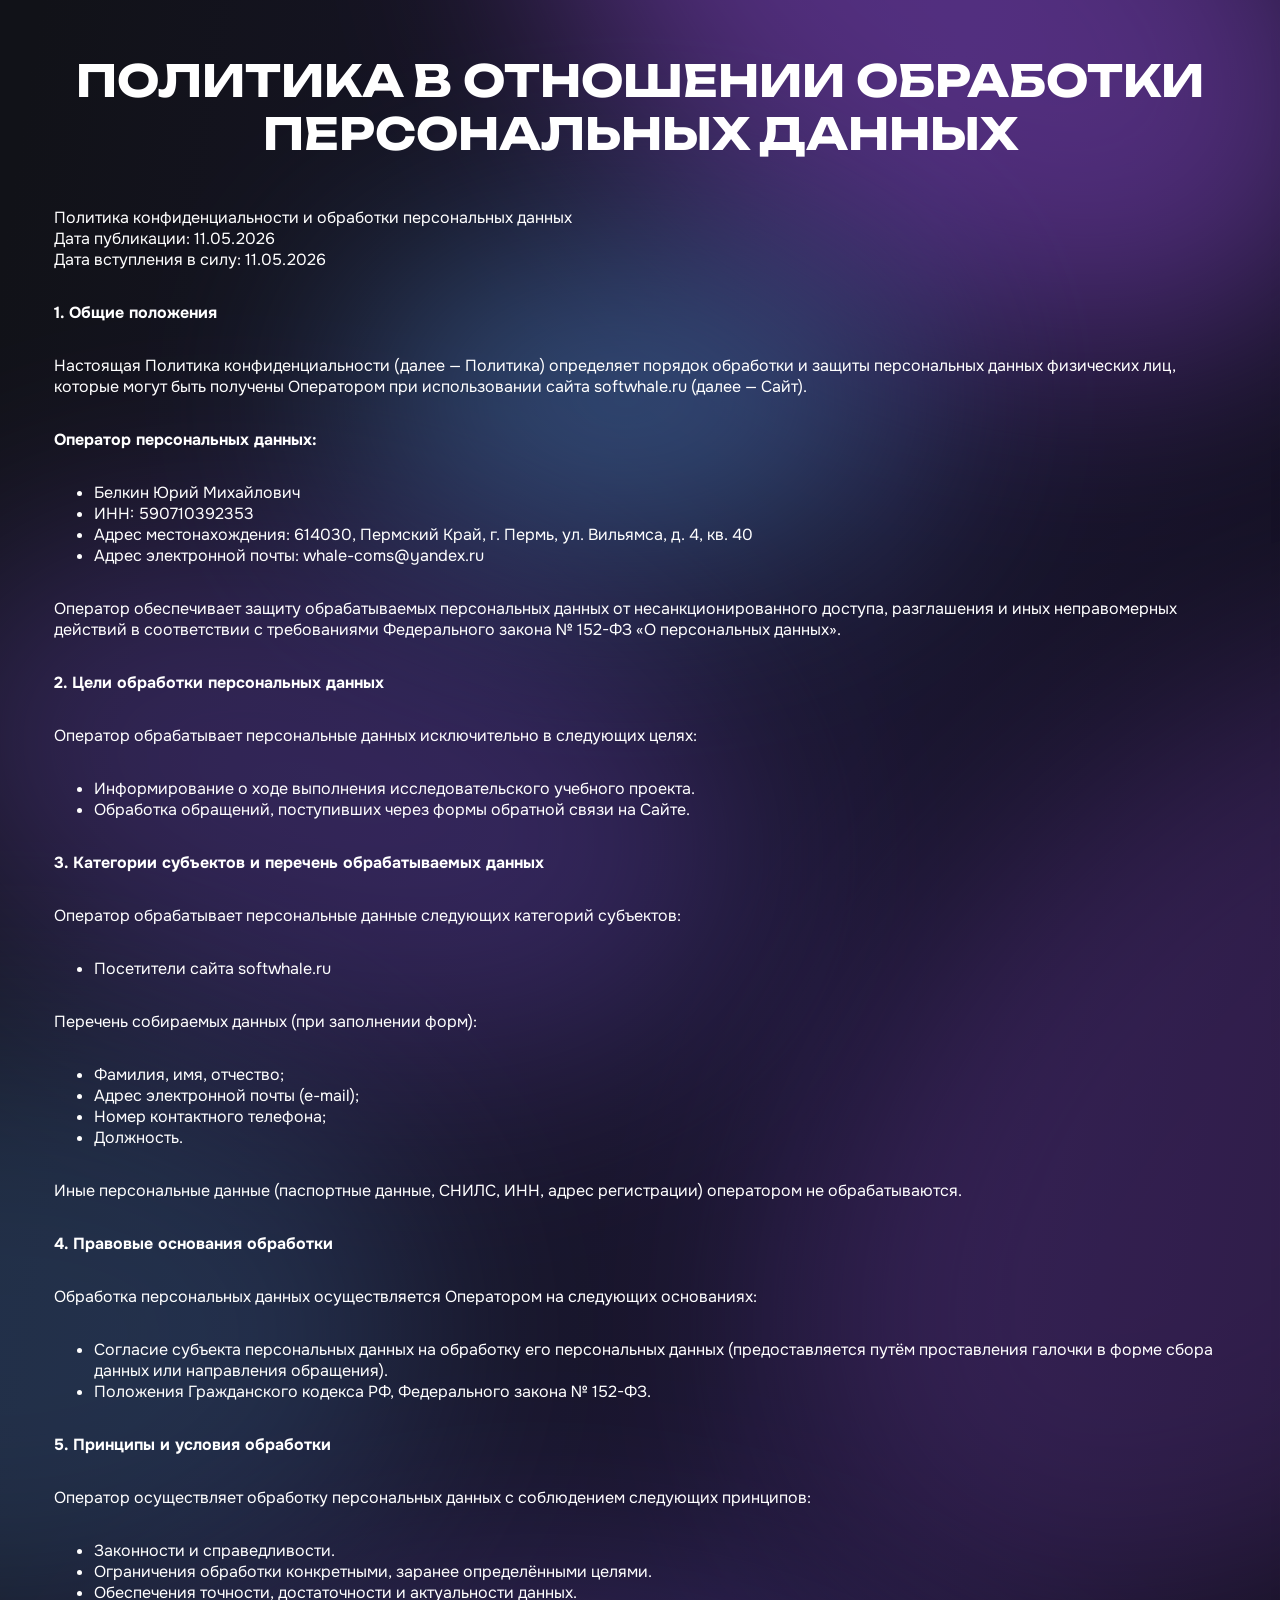
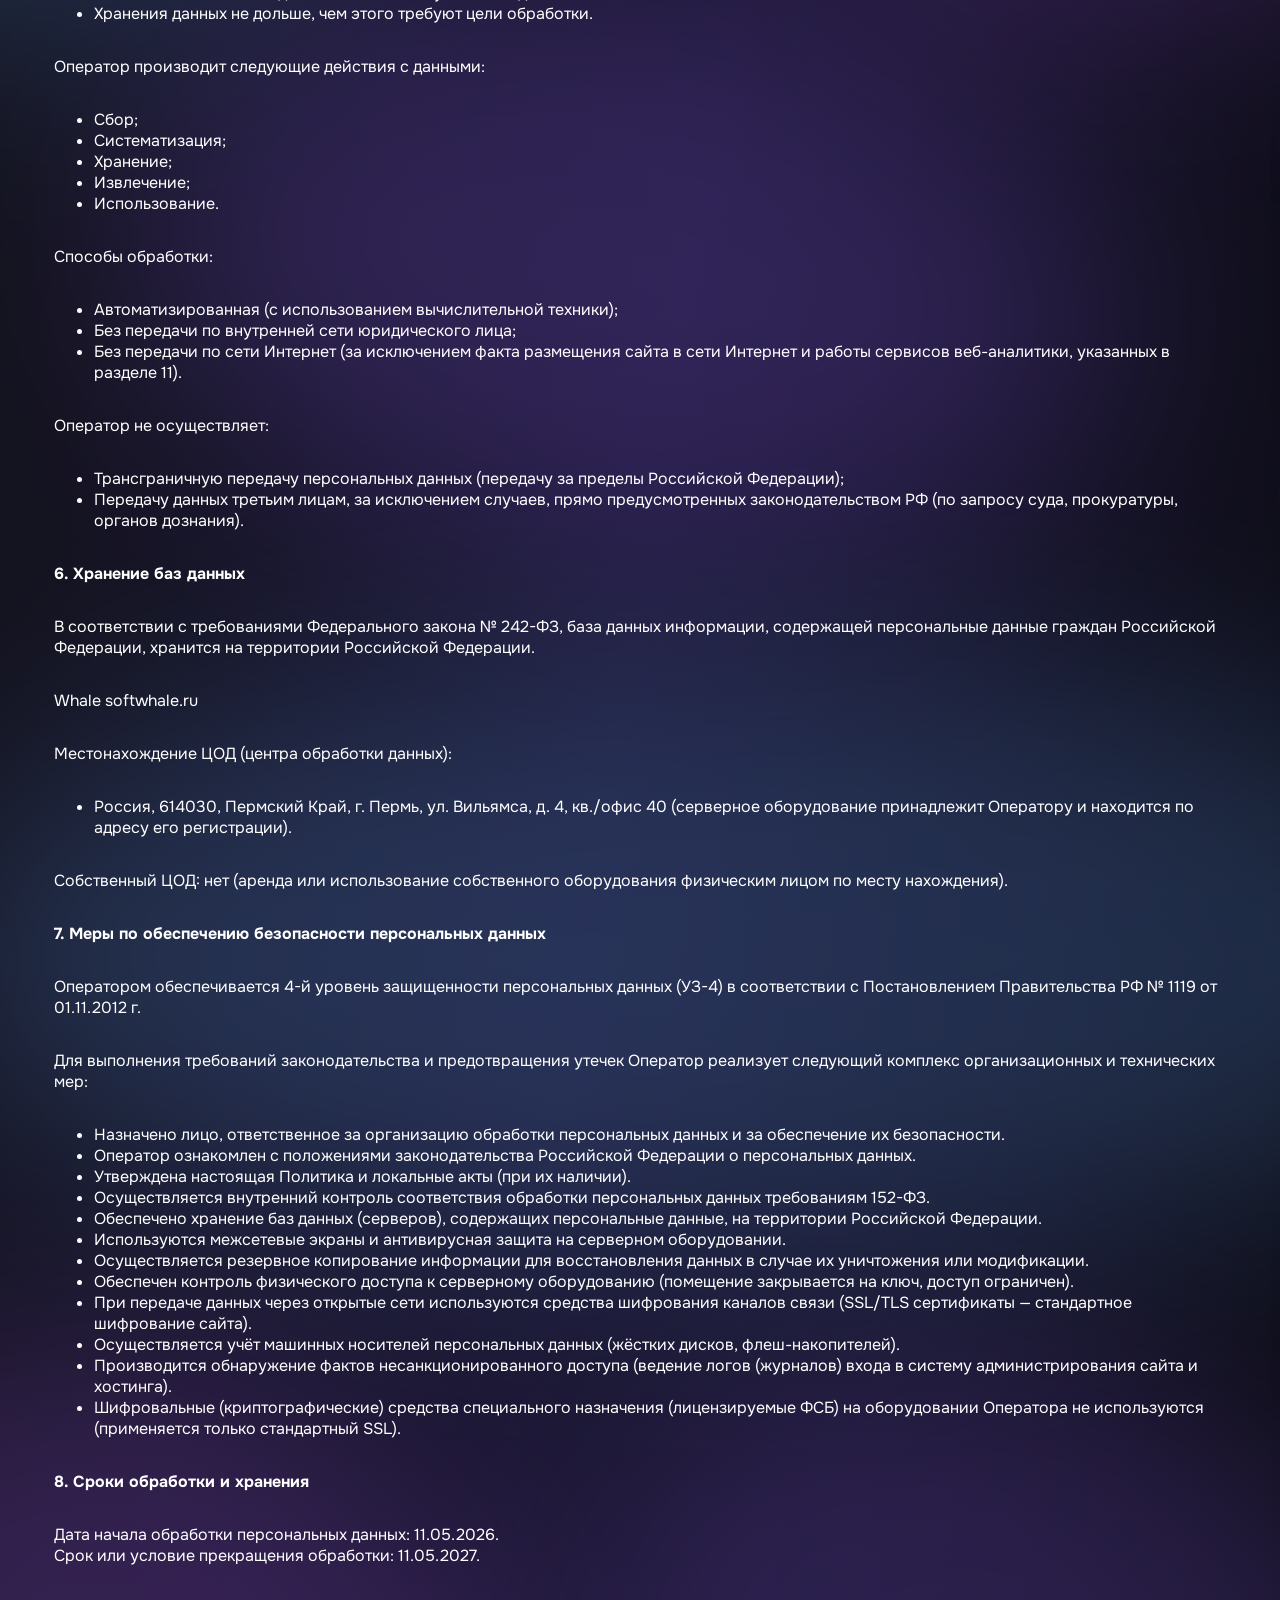
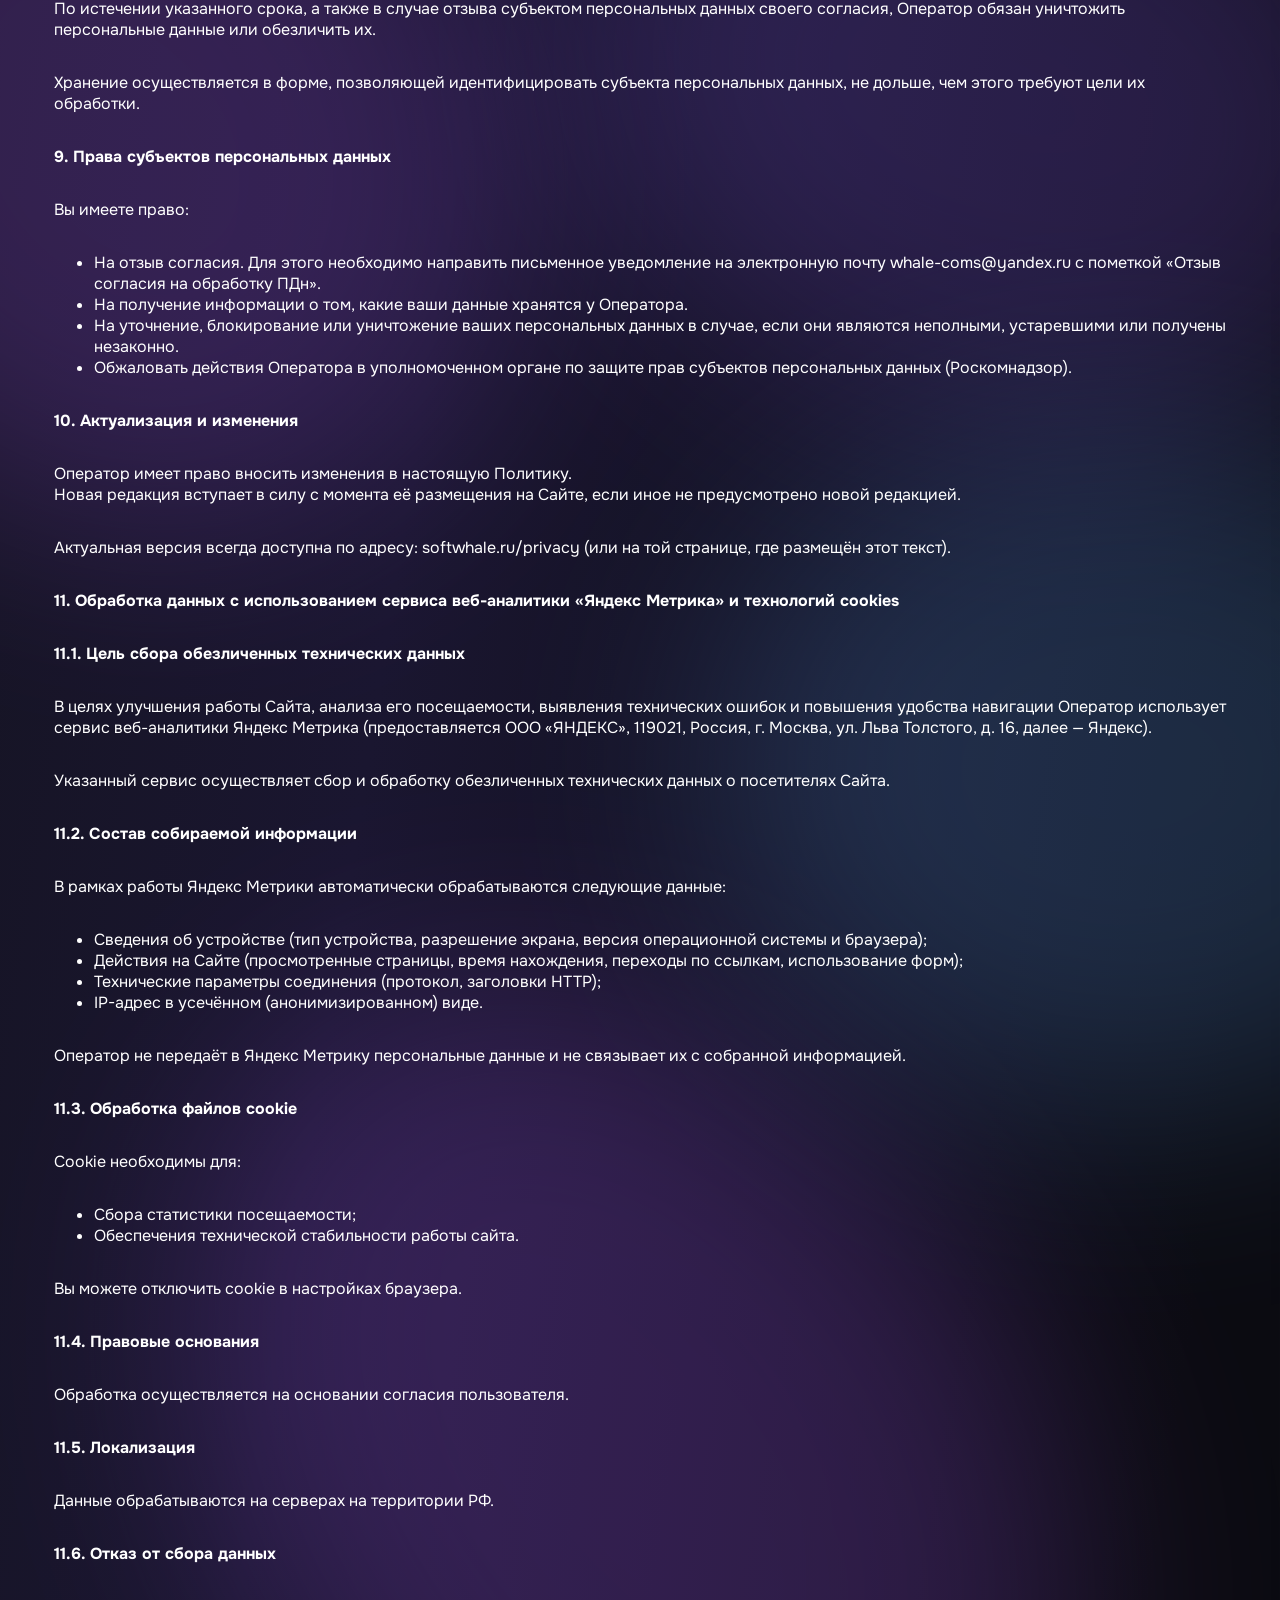
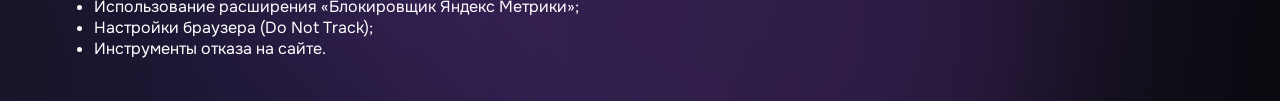
<file: privacy-policy.html>
<!DOCTYPE html>
<html lang="en">
<head>
  <meta charset="UTF-8">
  <meta name="viewport" content="width=device-width, initial-scale=1.0">
  <meta name="description" content="Политика конфиденциальности Whale">
  <title>Политика конфиденциальности</title>
  <link rel="icon" href="assets/favicon.png" type="image/x-icon">
  <link rel="stylesheet" href="/policy_and_agreement_styles.css">

  <link rel="preconnect" href="https://fonts.googleapis.com">
  <link rel="preconnect" href="https://fonts.gstatic.com" crossorigin>
  <link href="https://fonts.googleapis.com/css2?family=Unbounded:wght@200..900&display=swap" rel="stylesheet">

  <link rel="preconnect" href="https://fonts.googleapis.com">
  <link rel="preconnect" href="https://fonts.gstatic.com" crossorigin>
  <link href="https://fonts.googleapis.com/css2?family=Onest:wght@100..900&family=Unbounded:wght@200..900&display=swap" rel="stylesheet">
</head>
<body>

  <h1>ПОЛИТИКА В ОТНОШЕНИИ ОБРАБОТКИ ПЕРСОНАЛЬНЫХ ДАННЫХ</h1>

  <p>
    Политика конфиденциальности и обработки персональных данных<br>
    Дата публикации: 11.05.2026<br>
    Дата вступления в силу: 11.05.2026
  </p>

  <p><strong>1. Общие положения</strong></p>

  <p>
    Настоящая Политика конфиденциальности (далее — Политика) определяет порядок обработки и защиты персональных данных физических лиц, которые могут быть получены Оператором при использовании сайта softwhale.ru (далее — Сайт).
  </p>

  <p><strong>Оператор персональных данных:</strong></p>
  <ul>
    <li>Белкин Юрий Михайлович</li>
    <li>ИНН: 590710392353</li>
    <li>Адрес местонахождения: 614030, Пермский Край, г. Пермь, ул. Вильямса, д. 4, кв. 40</li>
    <li>Адрес электронной почты: whale-coms@yandex.ru</li>
  </ul>

  <p>
    Оператор обеспечивает защиту обрабатываемых персональных данных от несанкционированного доступа, разглашения и иных неправомерных действий в соответствии с требованиями Федерального закона № 152-ФЗ «О персональных данных».
  </p>

  <p><strong>2. Цели обработки персональных данных</strong></p>

  <p>Оператор обрабатывает персональные данных исключительно в следующих целях:</p>
  <ul>
    <li>Информирование о ходе выполнения исследовательского учебного проекта.</li>
    <li>Обработка обращений, поступивших через формы обратной связи на Сайте.</li>
  </ul>

  <p><strong>3. Категории субъектов и перечень обрабатываемых данных</strong></p>

  <p>Оператор обрабатывает персональные данные следующих категорий субъектов:</p>
  <ul>
    <li>Посетители сайта softwhale.ru</li>
  </ul>

  <p>Перечень собираемых данных (при заполнении форм):</p>
  <ul>
    <li>Фамилия, имя, отчество;</li>
    <li>Адрес электронной почты (e-mail);</li>
    <li>Номер контактного телефона;</li>
    <li>Должность.</li>
  </ul>

  <p>
    Иные персональные данные (паспортные данные, СНИЛС, ИНН, адрес регистрации) оператором не обрабатываются.
  </p>

  <p><strong>4. Правовые основания обработки</strong></p>

  <p>Обработка персональных данных осуществляется Оператором на следующих основаниях:</p>
  <ul>
    <li>Согласие субъекта персональных данных на обработку его персональных данных (предоставляется путём проставления галочки в форме сбора данных или направления обращения).</li>
    <li>Положения Гражданского кодекса РФ, Федерального закона № 152-ФЗ.</li>
  </ul>

  <p><strong>5. Принципы и условия обработки</strong></p>

  <p>Оператор осуществляет обработку персональных данных с соблюдением следующих принципов:</p>
  <ul>
    <li>Законности и справедливости.</li>
    <li>Ограничения обработки конкретными, заранее определёнными целями.</li>
    <li>Обеспечения точности, достаточности и актуальности данных.</li>
    <li>Хранения данных не дольше, чем этого требуют цели обработки.</li>
  </ul>

  <p>Оператор производит следующие действия с данными:</p>
  <ul>
    <li>Сбор;</li>
    <li>Систематизация;</li>
    <li>Хранение;</li>
    <li>Извлечение;</li>
    <li>Использование.</li>
  </ul>

  <p>Способы обработки:</p>
  <ul>
    <li>Автоматизированная (с использованием вычислительной техники);</li>
    <li>Без передачи по внутренней сети юридического лица;</li>
    <li>Без передачи по сети Интернет (за исключением факта размещения сайта в сети Интернет и работы сервисов веб-аналитики, указанных в разделе 11).</li>
  </ul>

  <p>Оператор не осуществляет:</p>
  <ul>
    <li>Трансграничную передачу персональных данных (передачу за пределы Российской Федерации);</li>
    <li>Передачу данных третьим лицам, за исключением случаев, прямо предусмотренных законодательством РФ (по запросу суда, прокуратуры, органов дознания).</li>
  </ul>

  <p><strong>6. Хранение баз данных</strong></p>

  <p>
    В соответствии с требованиями Федерального закона № 242-ФЗ, база данных информации, содержащей персональные данные граждан Российской Федерации, хранится на территории Российской Федерации.
  </p>

  <p>Whale softwhale.ru</p>

  <p>Местонахождение ЦОД (центра обработки данных):</p>
  <ul>
    <li>Россия, 614030, Пермский Край, г. Пермь, ул. Вильямса, д. 4, кв./офис 40 (серверное оборудование принадлежит Оператору и находится по адресу его регистрации).</li>
  </ul>

  <p>
    Собственный ЦОД: нет (аренда или использование собственного оборудования физическим лицом по месту нахождения).
  </p>

  <p><strong>7. Меры по обеспечению безопасности персональных данных</strong></p>

  <p>
    Оператором обеспечивается 4-й уровень защищенности персональных данных (УЗ-4) в соответствии с Постановлением Правительства РФ № 1119 от 01.11.2012 г.
  </p>

  <p>Для выполнения требований законодательства и предотвращения утечек Оператор реализует следующий комплекс организационных и технических мер:</p>

  <ul>
    <li>Назначено лицо, ответственное за организацию обработки персональных данных и за обеспечение их безопасности.</li>
    <li>Оператор ознакомлен с положениями законодательства Российской Федерации о персональных данных.</li>
    <li>Утверждена настоящая Политика и локальные акты (при их наличии).</li>
    <li>Осуществляется внутренний контроль соответствия обработки персональных данных требованиям 152-ФЗ.</li>
    <li>Обеспечено хранение баз данных (серверов), содержащих персональные данные, на территории Российской Федерации.</li>
    <li>Используются межсетевые экраны и антивирусная защита на серверном оборудовании.</li>
    <li>Осуществляется резервное копирование информации для восстановления данных в случае их уничтожения или модификации.</li>
    <li>Обеспечен контроль физического доступа к серверному оборудованию (помещение закрывается на ключ, доступ ограничен).</li>
    <li>При передаче данных через открытые сети используются средства шифрования каналов связи (SSL/TLS сертификаты — стандартное шифрование сайта).</li>
    <li>Осуществляется учёт машинных носителей персональных данных (жёстких дисков, флеш-накопителей).</li>
    <li>Производится обнаружение фактов несанкционированного доступа (ведение логов (журналов) входа в систему администрирования сайта и хостинга).</li>
    <li>Шифровальные (криптографические) средства специального назначения (лицензируемые ФСБ) на оборудовании Оператора не используются (применяется только стандартный SSL).</li>
  </ul>

  <p><strong>8. Сроки обработки и хранения</strong></p>

  <p>
    Дата начала обработки персональных данных: 11.05.2026.<br>
    Срок или условие прекращения обработки: 11.05.2027.
  </p>

  <p>
    По истечении указанного срока, а также в случае отзыва субъектом персональных данных своего согласия, Оператор обязан уничтожить персональные данные или обезличить их.
  </p>

  <p>
    Хранение осуществляется в форме, позволяющей идентифицировать субъекта персональных данных, не дольше, чем этого требуют цели их обработки.
  </p>

  <p><strong>9. Права субъектов персональных данных</strong></p>

  <p>Вы имеете право:</p>
  <ul>
    <li>На отзыв согласия. Для этого необходимо направить письменное уведомление на электронную почту whale-coms@yandex.ru с пометкой «Отзыв согласия на обработку ПДн».</li>
    <li>На получение информации о том, какие ваши данные хранятся у Оператора.</li>
    <li>На уточнение, блокирование или уничтожение ваших персональных данных в случае, если они являются неполными, устаревшими или получены незаконно.</li>
    <li>Обжаловать действия Оператора в уполномоченном органе по защите прав субъектов персональных данных (Роскомнадзор).</li>
  </ul>

  <p><strong>10. Актуализация и изменения</strong></p>

  <p>
    Оператор имеет право вносить изменения в настоящую Политику.<br>
    Новая редакция вступает в силу с момента её размещения на Сайте, если иное не предусмотрено новой редакцией.
  </p>

  <p>
    Актуальная версия всегда доступна по адресу: softwhale.ru/privacy (или на той странице, где размещён этот текст).
  </p>

  <p><strong>11. Обработка данных с использованием сервиса веб-аналитики «Яндекс Метрика» и технологий cookies</strong></p>

  <p><strong>11.1. Цель сбора обезличенных технических данных</strong></p>

  <p>
    В целях улучшения работы Сайта, анализа его посещаемости, выявления технических ошибок и повышения удобства навигации Оператор использует сервис веб-аналитики Яндекс Метрика (предоставляется ООО «ЯНДЕКС», 119021, Россия, г. Москва, ул. Льва Толстого, д. 16, далее — Яндекс).
  </p>

  <p>
    Указанный сервис осуществляет сбор и обработку обезличенных технических данных о посетителях Сайта.
  </p>

  <p><strong>11.2. Состав собираемой информации</strong></p>

  <p>
    В рамках работы Яндекс Метрики автоматически обрабатываются следующие данные:
  </p>

  <ul>
    <li>Сведения об устройстве (тип устройства, разрешение экрана, версия операционной системы и браузера);</li>
    <li>Действия на Сайте (просмотренные страницы, время нахождения, переходы по ссылкам, использование форм);</li>
    <li>Технические параметры соединения (протокол, заголовки HTTP);</li>
    <li>IP-адрес в усечённом (анонимизированном) виде.</li>
  </ul>

  <p>
    Оператор не передаёт в Яндекс Метрику персональные данные и не связывает их с собранной информацией.
  </p>

  <p><strong>11.3. Обработка файлов cookie</strong></p>

  <p>Cookie необходимы для:</p>
  <ul>
    <li>Сбора статистики посещаемости;</li>
    <li>Обеспечения технической стабильности работы сайта.</li>
  </ul>

  <p>
    Вы можете отключить cookie в настройках браузера.
  </p>

  <p><strong>11.4. Правовые основания</strong></p>

  <p>
    Обработка осуществляется на основании согласия пользователя.
  </p>

  <p><strong>11.5. Локализация</strong></p>

  <p>
    Данные обрабатываются на серверах на территории РФ.
  </p>

  <p><strong>11.6. Отказ от сбора данных</strong></p>

  <ul>
    <li>Использование расширения «Блокировщик Яндекс Метрики»;</li>
    <li>Настройки браузера (Do Not Track);</li>
    <li>Инструменты отказа на сайте.</li>
 </ul>

</body>
</html>
</file>
<file: styles.css>
:root {
  --primary-color: #A068EB;
  --primary-dark: #563BA2;
  --secondary-dark: #262626;
  --card-bg: rgba(99, 63, 154, 0.2);
  --card-border: #633F9A;
  --form-bg: #383838;
  --font-unbounded: 'Unbounded', sans-serif;
  --font-onest: 'Onest', sans-serif;
  --white: white;
  --black: black;
}

html {
  scroll-behavior: smooth;
  scroll-padding-top: 20%;
}

body {
  margin: 26px 54px;
  color: var(--white);
  display: flex;
  flex-direction: column;
  background: url(assets/bkg.svg) center / cover no-repeat;
}


section#introduction div.header {
  font-family: var(--font-unbounded);
  display: flex;
  justify-content: space-between;
  align-items: center;
}

section#introduction h1.email {
  align-self: flex-end;
  font-weight: 700;
  font-size: 16px;
  letter-spacing: -0.46px;
  color: var(--black);
  background-color: var(--white);
  margin: 0;
  padding: 10px 24px;
  border-radius: 19.5px;
}

section#introduction div#main {
  display: flex;
  flex-direction: column;
  justify-content: center;
  align-items: center;
  margin-top: 100px;
}

section#introduction div#main div.exclusive {
  position: absolute;
  top: 415px;
  right: 66px;

  display: flex;
  font-family: var(--font-onest);
  font-weight: 300;
  font-size: 20px;

  border: 1px solid var(--card-border);
  background-color: #633F9A74;
  border-radius: 29px 6px 29px 6px;

  padding: 9px 22px;

  margin: 0; /* ВАЖНО убрать */
  max-width: 425px;
}

section#introduction div#main div.exclusive p{
  margin: 0;
  max-width: 350px;
}

section#introduction div#main div.exclusive img{
  content: url(assets/star.svg);
  margin-right: 20px;
}

section#introduction div#main h1 {
  font-family: var(--font-unbounded);
  font-weight: 700;
  font-size: 44px;
  text-align: center;
  line-height: 120%;
  max-width: 1376px;
  margin-bottom: 48px;
}


.buttons {
  display: flex;
  flex-wrap: wrap;
  gap: 20px;
  justify-content: center;
  align-items: center;
  margin-top: 37px;
}

.buttons p{
  display: block;
  margin: 0;
  font-family: var(--font-onest);
  font-weight: 400;
  font-size: 25px;
  flex: 1;
  max-width: 976px;
  visibility: visible;
}

button.special-offer {
  border: none;
  padding: 20px 27px;
  border-radius: 46px;
  font-family: var(--font-unbounded);
  font-weight: 400;
  font-size: 16px;
  cursor: pointer;
  text-decoration: none;
  display: inline-flex;
  align-items: center;
  justify-content: center;
}

button.about,
a.about {
  background: linear-gradient(to left, var(--primary-color) 0%, var(--primary-dark) 43%, var(--primary-color) 82%, var(--primary-dark) 100%);
  color: var(--white);
  margin-right: 30px;
}

button.special-offer {
  background: var(--white);
  color: #262626;
}

section#comparison {
  margin-top: 104px;
  border: 3px solid var(--primary-color);
  border-radius: 20px;
  padding: 33px 57px;
  max-width: 1281px;
  align-self: center;
}

section#comparison div {
  display: flex;

}

section#comparison div.minuses {
  display: flex;
  flex-direction: column;
  font-family: var(--font-unbounded);
  font-weight: 600;
  font-size: 45px;
}

section#comparison div.pluses {
  display: flex;
  flex-direction: column;
  font-family: var(--font-unbounded);
  font-weight: 600;
  font-size: 45px;
  margin-left: 80px;
}

section#comparison ul.minuses {
  margin: 0;
  padding-left: 0;
  display: flex;
  flex-direction: column;
  font-family: var(--font-onest);
  font-weight: 400;
  font-size: 25px;
}

section#comparison ul.pluses {
  margin: 0;
  padding-left: 0;
  display: flex;
  flex-direction: column;
  font-family: var(--font-onest);
  font-weight: 400;
  font-size: 25px;
}

li {
  display: flex;
 list-style-type: none;
 list-style-position: outside;
 padding-left: 0;
 padding-bottom: 30px;
}

ul.pluses li:before {
  content: url(assets/plus.svg);
}

ul.minuses li:before {
  content: url(assets/minus.svg);
}

section#how-it-works {
  margin-top: 97px;
  align-self: center;
}

section#how-it-works h1,
section#our-pluses h1,
section#our-users h1 {
  font-family: var(--font-unbounded);
  font-weight: 700;
  font-size: 64px;
  text-align: center;
}

section#our-users h1 {
  margin-top: 98px;
}

section#our-pluses h1 {
  margin-top: 0;
}

section#how-it-works .steps {
  display: grid;
  grid-template-columns: repeat(2, 1fr);
  gap: 37px 49px;
  max-width: 1247px;
}

@media (max-width: 1300px) {
  section#how-it-works .steps {
    grid-template-columns: 1fr;
    gap: 25px;
  }
}

section#how-it-works .step-img {
  border: 2px solid var(--white);
  border-radius: 10px;
  padding: 53px 22px 60px 35px;
}

section#how-it-works .step {
  display: flex;
  flex-direction: column;
}

section#how-it-works p {
  font-family: var(--font-unbounded);
  font-weight: 700;
  font-size: 128px;
  margin: 0;
}

section#our-pluses {
  margin-top: 118px;
}

section#our-pluses div#cards {
  display: grid;
  grid-template-columns: repeat(3, 1fr);
  gap: 39px 42px;
  max-width: 1247px;
  margin: 83px auto 0;
}

section#our-pluses div.card {
  font-family: var(--font-onest);
  font-weight: 400;
  font-size: 25px;
  background-color: var(--card-bg);
  border: 1px solid var(--card-border);
  border-radius: 29px 6px;
  padding: 26px;
  max-width: 354px;
}

section#our-pluses div.card_whale {
  visibility: visible;
  display: block;
  margin-left: 35px;
}

section#our-pluses div.card p {
  margin-top: 17px;
}

section#our-users div#users {
  display: grid;
  grid-template-columns: repeat(2, 1fr);
  gap: 27px 180px;
  max-width: 1247px;
  margin: 58px auto 0;
}

section#our-users div.user {
  font-family: var(--font-onest);
  font-weight: 400;
  font-size: 25px;
  display: flex;
  flex-direction: column;
  align-items: center;
}

section#our-users div.user p {
  text-align: center;
  border: 1px solid var(--white);
  border-radius: 20px;
  padding: 80px 55px 36px 54px;
  margin: 0;
}

section#our-users div.user#CAT p {
  padding: 112px 54px 36px 54px;
  align-self: stretch;
}

section#our-users div.user img {
  margin-bottom: -90px;
  position: relative;
  z-index: 1;
}

section#form {
  display: flex;
  gap: 40px;
  margin-top: 100px;
  align-items: center;
  align-self: center;
  background-color: var(--form-bg);
  border-radius: 30px;
  max-width: 1224px;
  width: 100%;
  box-sizing: border-box;
}

section#form form {
  display: flex;
  flex-direction: column;
  flex: 1;
  padding: 60px 0 45px 32px;
  margin-right: 56px;
  max-width: 832px;
}

section#form form .consent-wrapper {
  display: flex;
  align-items: center;
  gap: 20px;
}

section#form form input[type="checkbox"] {
  flex-shrink: 0;
  cursor: pointer;
  accent-color: var(--primary-color);
  width: 19px;
  height: 19px;
}

section#form form input[type="checkbox"]:not(:checked) {
  accent-color: var(--form-bg);
  border-color: #ccc;
}

section#form form input::placeholder {
  color: var(--white);
  font-family: var(--font-onest);
  font-weight: 300;
  font-size: 20px;
}

section#form form label {
  cursor: pointer;
}

section#form form input[type="text"],
section#form form input[type="email"],
section#form form input[type="tel"] {
  background: transparent;
  font-family: var(--font-onest);
  font-weight: 300;
  font-size: 20px;
  color: var(--white);
  border: none;
  border-bottom: 1px solid var(--white);
  max-width: 832px;
  margin-bottom: 31px;
}

section#form form input[type="text"],
section#form form input[type="email"] {
  margin-bottom: 51px;
}

section#form form input[type="checkbox"],
section#form form label {
  background: transparent;
  font-family: var(--font-onest);
  font-weight: 300;
  font-size: 20px;
  color: var(--white);
  border: none;
  max-width: 832px;
  margin-bottom: 31px;
}

section#form form button {
  background-color: var(--primary-color);
  color: var(--white);
  border: none;
  border-radius: 10px;
  padding: 15px 45px;
  max-width: 509px;
  font-family: var(--font-unbounded);
  font-weight: 400;
  font-size: 20px;
}

footer {
  margin: 90px -54px -30px;
  background: url(assets/footer.svg) center  no-repeat;
  background-color: #262626;
  display: grid;
  grid-template-columns: auto 1fr auto;
  gap: 20px;
  padding: 10px 45px 20px;
}

footer img {
  margin-top: 10px;
  max-width: 118px;
  grid-row: 1;
  grid-column: 1;
}

footer div#contacts {
  display: flex;
  flex-direction: column;
  align-items: flex-end;
  margin-top: 53px;
  grid-row: 1;
  grid-column: 3;
}

footer div#contacts p {
  font-family: var(--font-unbounded);
  font-weight: 700;
  font-size: 16px;
  margin: 0 0 10px;
}

footer a#privacy {
  font-family: var(--font-onest);
  font-weight: 300;
  font-size: 12px;
  margin-top: 183px;
  grid-row: 2;
  grid-column: 1;
}

footer p {
  font-family: var(--font-onest);
  font-weight: 400;
  font-size: 12px;
  max-width: 452px;
  margin: 155px 0 0;
  grid-row: 2;
  grid-column: 3;
  text-align: right;
}

.popup {
  position: fixed;
  top: 0;
  left: 0;
  width: 100%;
  height: 100%;
  background: rgba(0, 0, 0, 0.6);
  display: flex;
  align-items: center;
  justify-content: center;
  z-index: 9999;
}

.popup.hidden {
  display: none;
}

.popup-content {
  background: var(--white);
  margin: 0 100px;
  padding: 95px 60px;
  border-radius: 24px;
  color: #14131D;
}

.popup-content h2{
  font-family: var(--font-unbounded);
  font-size: 45px;
  font-weight: 400;
  line-height: 130%;
  margin-top: 0;
  margin-bottom: 40px;
}

.popup-content p{
  font-family: var(--font-onest);
  font-size: 45px;
  font-weight: 400;
  line-height: 130%;
  margin-top: 0;
  margin-bottom: 40px;
}

.popup-content button {
  padding: 35px 380px;
  background: linear-gradient(to right, #945EF1 0%, #714AB3 90%);
  border: none;
  border-radius: 35px;
  color: white;
  cursor: pointer;
  font-family: var(--font-onest);
  font-size: 40px;
  font-weight: 500;
  width: 100%;
}

.cookie-popup {
  position: fixed;
  bottom: 10px;
  left: 50%;
  transform: translateX(-50%);
  width: 381px;
  background: white;
  color: #14131D;
  border-radius: 5px;
  padding: 16px;
  z-index: 9999;
  box-shadow: 0 10px 30px rgba(0,0,0,0.3);
}

.cookie-popup.hidden {
  display: none;
}

.cookie-content {
  display: flex;
  flex-direction: column;
  align-items: center;
  gap: 10px;
}

.cookie-content h2 {
  margin: 0;
  font-family: var(--font-unbounded);
  font-weight: 500;
  font-size: 14px;
}

.cookie-content p {
  margin: 5px 0 0;
  font-family: var(--font-onest);
  font-size: 12px;
}

.cookie-content button {
  background: linear-gradient(to right, #945EF1 0%, #714AB3 90%);
  border: none;
  padding: 10px 16px;
  border-radius: 8px;
  color: white;
  cursor: pointer;
  width: 100%;
}

/* Адаптивность для планшетов (768px - 1024px) */
@media (max-width: 1024px) {
  body {
    margin: 20px 30px;
  }

  section#introduction div#main h1 {
    font-size: 36px;
  }

    section#introduction div#main div.exclusive{
      top: 360px;
      right: 22px;
  }

  section#comparison {
    padding: 25px 30px;
  }

  section#comparison div.minuses,
  section#comparison div.pluses {
    font-size: 36px;
  }

  section#comparison ul.minuses,
  section#comparison ul.pluses {
    font-size: 18px;
  }

  section#how-it-works h1,
  section#our-pluses h1,
  section#our-users h1 {
    font-size: 48px;
  }

  section#how-it-works p {
    font-size: 80px;
  }

  section#our-pluses div#cards {
    grid-template-columns: repeat(2, 1fr);
    gap: 25px;
  }

  section#our-users div#users {
    grid-template-columns: 1fr;
    gap: 25px;
  }

  section#form {
    flex-direction: column;
    padding: 30px;
  }

  section#form form {
    padding: 0;
    margin-right: 0;
    width: 100%;
    max-width: 100%;
  }

  section#form img {
    display: none;
  }
}

/* Адаптивность для мобильных устройств (до 768px) */
@media (max-width: 768px) {
  body {
    margin: 10px 25px;
  }

  section#introduction h1.email {
    font-size: 6px;
    padding: 5px 10px;
  }

  section#introduction div.header img {
    max-width: 131px;
  }

  section#introduction div#main {
    margin-top: 62px;
  }

  section#introduction div#main h1 {
    font-size: 20px;
  }

  section#introduction div#main div.exclusive{
    position: absolute;
    display: flex;
    font-family: var(--font-onest);
    font-weight: 300;
    font-size: 10px;
    border: 1px solid var(--card-border);
    background-color: #633F9A74;
    border-radius: 20px 4px;
    padding: 6px;
    top: 220px;
    right: 22px;
    max-width: 215px;
  }

  section#introduction div#main div.exclusive p{
    margin: 0;
    max-width: 170px;
  }

  section#introduction div#main div.exclusive img{
    content: url(assets/star_small.svg);
    max-width: 20px;
    margin-right: 6px;
    margin-top: 0;
  }

  section#introduction div#main img {
    content: url(assets/notebook_small.svg);
  }

  .buttons {
    flex-direction: column;
    gap: 18px;
  }

  .buttons p {
    font-size: 14px;
    text-align: center;
    max-width: 100%;
    display: block;
    font-family: var(--font-onest);
    max-width: 340px;
  }

  button.special-offer {
    width: 100%;
    max-width: 170px;
    font-size: 10px;
  }

  section#comparison {
    margin-top: 50px;
    border: 2px solid var(--primary-color);
    border-radius: 15px;
    padding: 20px 15px;
    max-width: 100%;
  }

  section#comparison div {
    flex-direction: column;
    gap: 25px;
  }

  section#comparison div.minuses,
  section#comparison div.pluses {
    font-size: 24px;
  }

  section#comparison div.pluses {
    margin-left: 0;
  }

  section#comparison ul.minuses,
  section#comparison ul.pluses {
    font-size: 14px;
  }

  li {
    padding-bottom: 15px;
  }

  section#how-it-works {
    margin-top: 50px;
  }

  section#how-it-works h1,
  section#our-pluses h1,
  section#our-users h1 {
    font-size: 25px;
    margin-bottom: 20px;
  }

  ul.pluses li:before {
    content: url(assets/plus_small.svg);
    margin-top: -5px;
  }

  ul.minuses li:before {
    content: url(assets/minus_small.svg);
    margin-top: -5px;
  }

  section#our-users h1 {
    margin-top: 50px;
  }

  section#how-it-works .steps {
    margin: 0 4px;
    grid-template-columns: repeat(2, 1fr);
    gap: 7px 17px;
    max-width: 100%;
  }

  section#how-it-works .step-img {
    border: 2px solid var(--white);
    border-radius: 10px;
    padding: 20px 10px;
    max-width: 100%;
  }

  section#how-it-works img#step1{
    content: url(assets/step1_small.svg);
  }
  section#how-it-works img#step2{
    content: url(assets/step2_small.svg);
  }
  section#how-it-works img#step3{
    content: url(assets/step3_small.svg);
  }
  section#how-it-works img#step4{
    content: url(assets/step4_small.svg);
  }

  section#how-it-works p {
    font-size: 48px;
  }

  section#our-pluses {
    margin-top: 65px;
  }

  section#our-pluses div#cards {
    display: block;
    border: 1px solid var(--card-border);
    background-color: var(--card-bg);
    border-radius: 25px 6px 25px 6px;
    gap: 25px;
    max-width: 100%;
    padding-top: 20px;
    margin: 30px auto 0;
  }

  section#our-pluses div.card {
    display: inline-flex;
    background-color: transparent;
    gap: 19px;
    font-size: 16px;
    padding: 0 20px 20px 20px;
    margin: 0;
    max-width: 100%;
    border: none;
    border-radius: 0;
  }

  section#our-pluses div.card_whale {
    display: none;
  }

  section#our-pluses div.card img{
   content: url(/assets/star_small.svg);
  }

  section#our-pluses div.card p{
   margin: 0;
  }

  section#our-users div#users {
    display: grid;
    grid-template-columns: 1fr;
    gap: 20px;
    max-width: 100%;
    margin: 30px auto 0;
  }

  section#our-users div.user {
    font-size: 16px;
  }

  section#our-users div.user p {
    border-radius: 15px;
    padding: 80px 35px 30px 35px;
    font-size: 20px;
  }

  section#our-users div.user#CAT p {
    padding: 90px 66px 38px 66px;
  }

  section#our-users div.user img {
    margin-bottom: -70px;
    max-width: 230px;
  }

  section#form {
    flex-direction: column;
    gap: 20px;
    margin-top: 50px;
    padding: 51px 27px;
    border-radius: 20px;
    max-width: 100%;
  }

  section#form form {
    flex: 1;
    padding: 0;
    margin-right: 0;
    max-width: 100%;
  }

  section#form form input::placeholder {
    font-size: 10px;
  }

  section#form form input[type="text"],
  section#form form input[type="email"],
  section#form form input[type="tel"] {
    font-size: 10px;
    max-width: 100%;
    margin-bottom: 50px;
  }

  section#form form input[type="checkbox"],
  section#form form label {
    font-size: 10px;
    max-width: 100%;
  }

  section#form form button {
    max-width: 100%;
    padding: 15px 60px;
    font-size: 10px;
  }

  section#form img {
    display: none;
  }

  footer {
    margin: 50px -25px -25px;
    padding: 10px 25px;
    grid-template-columns: 1fr;
    gap: 15px;
    background: url(assets/footer_small.svg) center no-repeat;
    background-color: #262626;
  }

  footer img {
    max-width: 60px;
    max-height: 60px;
    grid-column: 1;
  }

  footer div#contacts {
    align-items: flex-end;
    margin-top: 10px;
    grid-column: 2;
  }

  footer div#contacts p{
    font-size: 8px;
  }

  footer div#contacts img{
    content: url(assets/tg_logo_small.svg);
  }

  footer a#privacy {
    margin-top: 20px;
    grid-column: 1;
    font-size: 6px;
  }

  footer p {
    font-size: 6px;
    max-width: 228px;
    margin-top: 20px;
    grid-column: 2;
    text-align: right;
  }

.popup-content {
  background: var(--white);
  margin: 0 15px;
  padding: 28px 17px;
  border-radius: 5px;
  color: #14131D;
}

.popup-content h2{
  font-size: 14px;
  margin-bottom: 13px;
}

.popup-content p{
  font-size: 14px;
  margin-bottom: 27px;
}

.popup-content button {
  padding: 10px 110px;
  border-radius: 8px;
  font-size: 12px;
}
}
</file>
<file: policy_and_agreement_styles.css>
:root {
  --primary-color: #A068EB;
  --primary-dark: #563BA2;
  --secondary-dark: #262626;
  --card-bg: rgba(99, 63, 154, 0.2);
  --card-border: #633F9A;
  --form-bg: #383838;
  --font-unbounded: 'Unbounded', sans-serif;
  --font-onest: 'Onest', sans-serif;
  --white: white;
  --black: black;
}

html {
  scroll-behavior: smooth;
  scroll-padding-top: 20%;
}

body {
  margin: 26px 54px;
  color: var(--white);
  display: flex;
  flex-direction: column;
  background: url(assets/bkg.svg) center / cover no-repeat;
}

h1 {
  font-family: var(--font-unbounded);
  font-weight: 700;
  font-size: 44px;
  text-align: center;
  line-height: 120%;
  max-width: 1376px;
}

p, li{
  font-family: var(--font-onest);
  font-weight: 400;
  font-size: 16px;
}

ol>li{
    margin-top: 20px;
}

@media (max-width: 768px) {
  h1 {
    font-size: 24px;
  }
}
</file>
